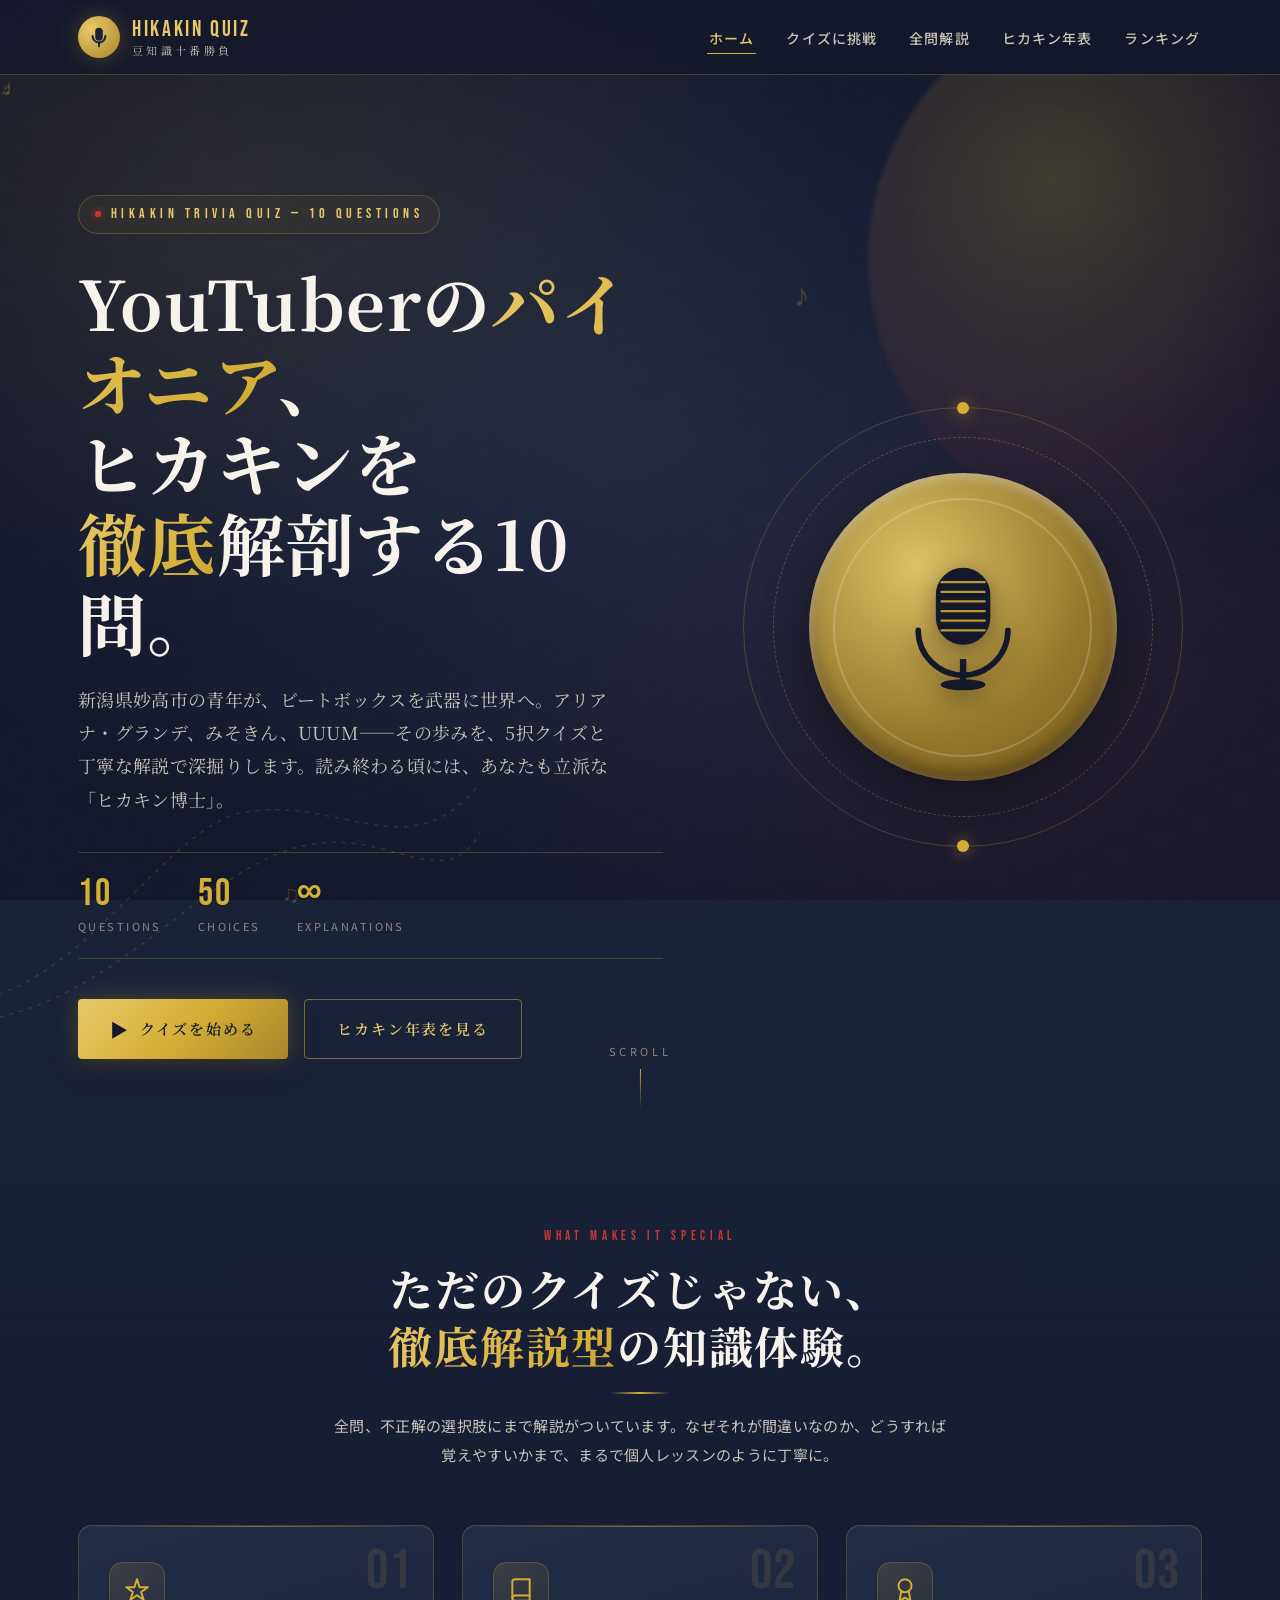
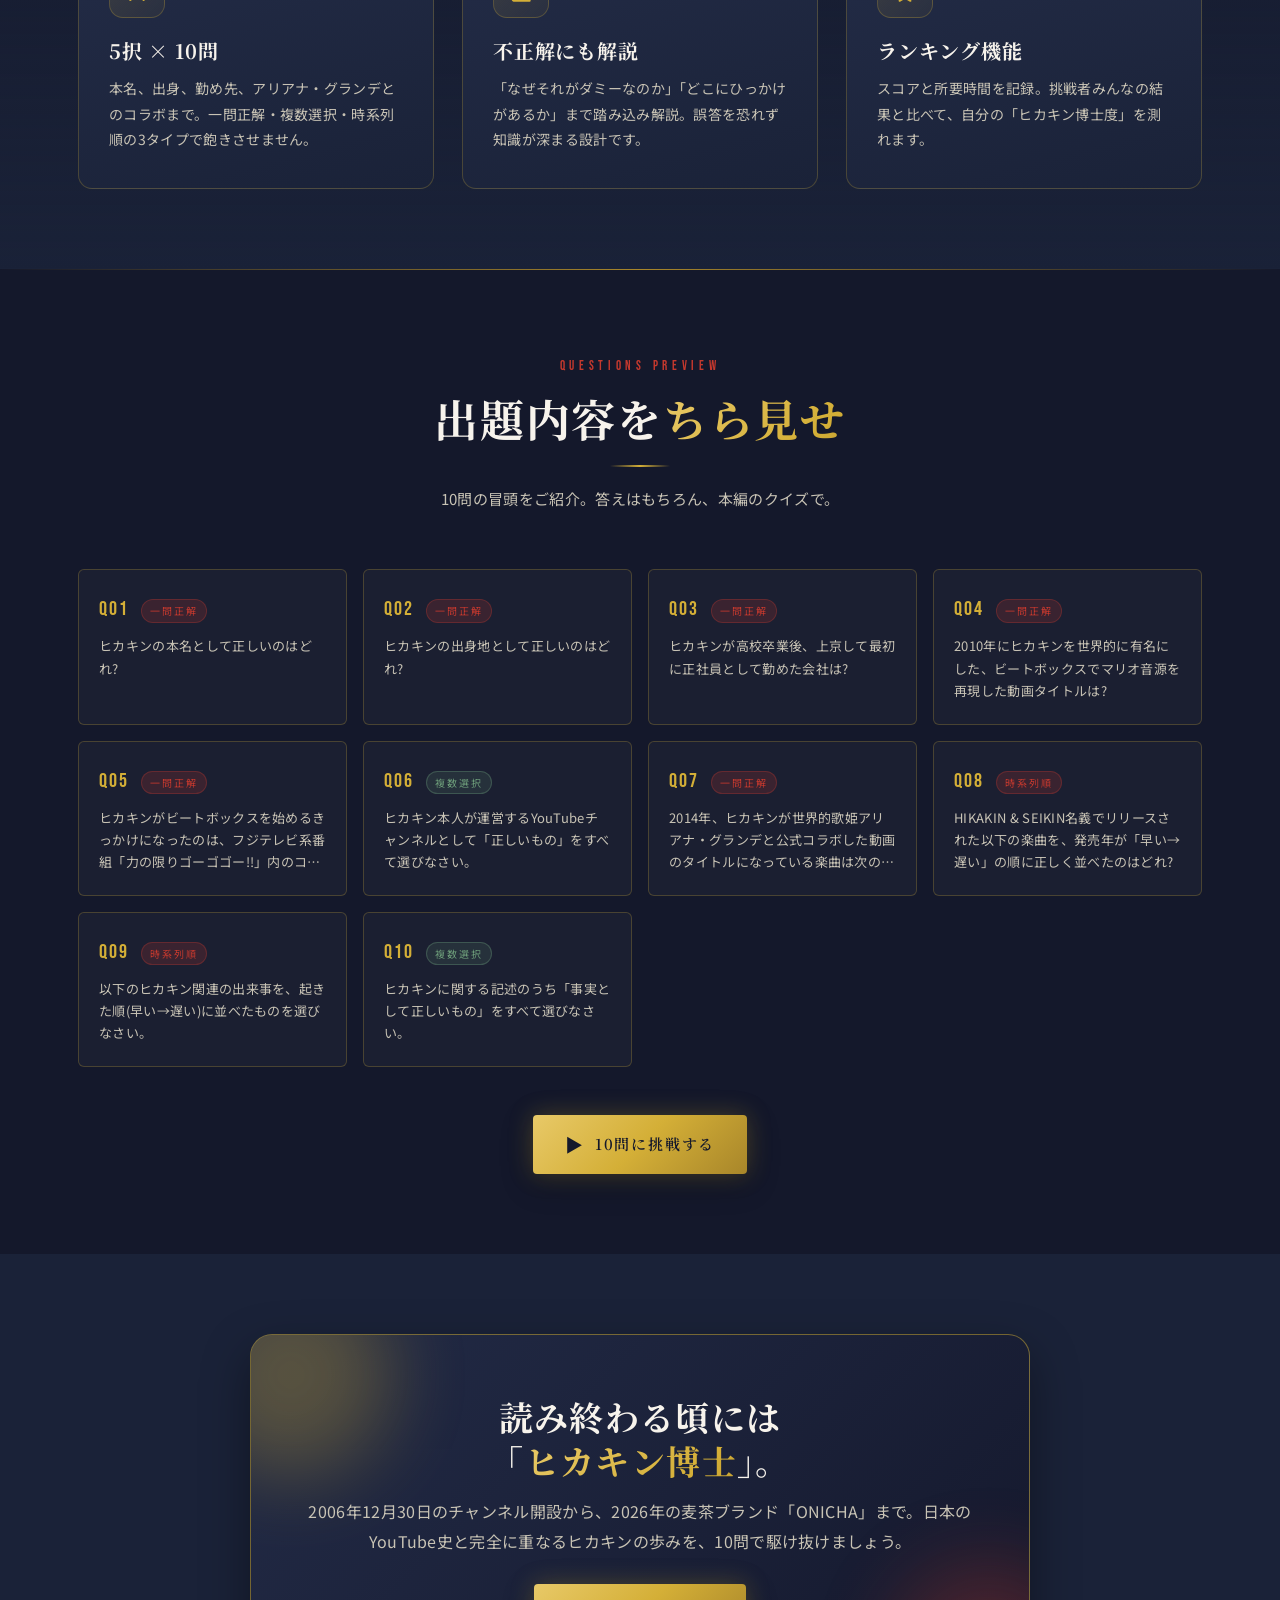
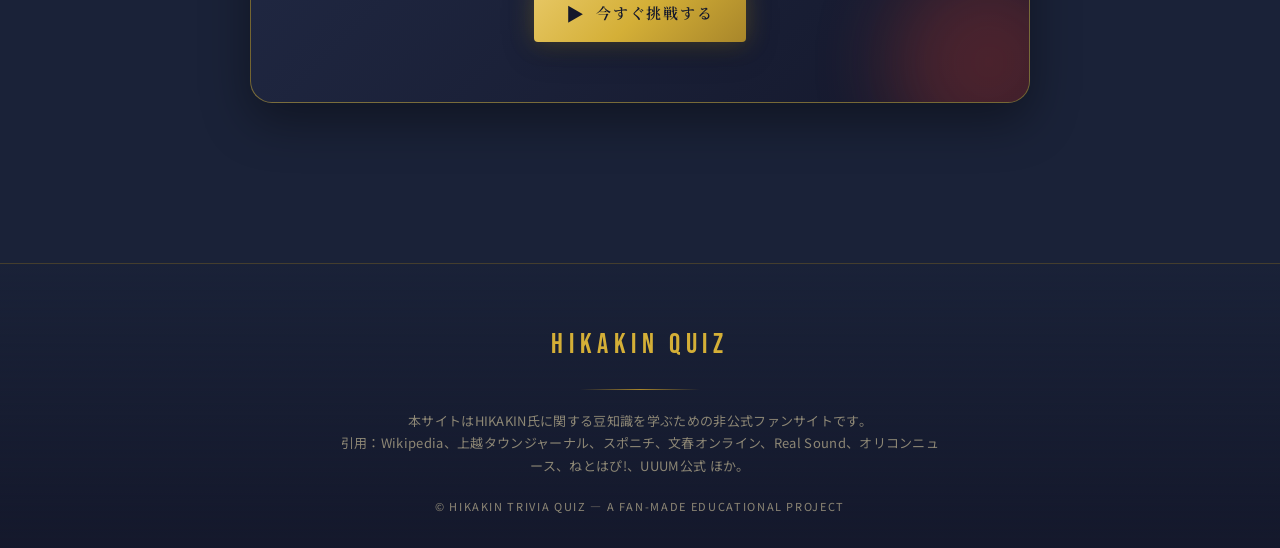
<file: index.html>
<!DOCTYPE html>
<html lang="ja">
<head>
<meta charset="UTF-8">
<meta name="viewport" content="width=device-width, initial-scale=1.0">
<title>HIKAKIN 豆知識クイズ｜YouTuberのパイオニアを知る10問</title>
<meta name="description" content="YouTuberのパイオニア、ヒカキン(HIKAKIN)に関する豆知識を5択クイズで掘り下げます。全10問・徹底解説付き。">

<link rel="preconnect" href="https://fonts.googleapis.com">
<link rel="preconnect" href="https://fonts.gstatic.com" crossorigin>
<link href="https://fonts.googleapis.com/css2?family=Bebas+Neue&family=Noto+Sans+JP:wght@400;500;700&family=Noto+Serif+JP:wght@400;500;700;900&display=swap" rel="stylesheet">

<link rel="stylesheet" href="css/variables.css">
<link rel="stylesheet" href="css/base.css">
<link rel="stylesheet" href="css/layout.css">
<link rel="stylesheet" href="css/hero.css">
<link rel="stylesheet" href="css/sections.css">
<link rel="stylesheet" href="css/responsive.css">
</head>
<body>

<div class="bg-pattern" aria-hidden="true"></div>

<!-- ========== HEADER ========== -->
<header class="site-header">
  <div class="container">
    <a href="index.html" class="brand">
      <span class="brand-mark" aria-hidden="true">
        <svg viewBox="0 0 24 24" fill="none" stroke="#1a2238" stroke-width="2.2" stroke-linecap="round">
          <rect x="9" y="3" width="6" height="12" rx="3" fill="#1a2238"/>
          <path d="M5 11a7 7 0 0 0 14 0"/>
          <line x1="12" y1="18" x2="12" y2="22"/>
        </svg>
      </span>
      <span class="brand-text">
        <span class="brand-name">HIKAKIN QUIZ</span>
        <span class="brand-sub">豆知識十番勝負</span>
      </span>
    </a>
    <button class="nav-toggle" aria-label="メニュー"><span></span></button>
    <nav class="site-nav">
      <ul>
        <li><a href="index.html">ホーム</a></li>
        <li><a href="quiz.html">クイズに挑戦</a></li>
        <li><a href="archive.html">全問解説</a></li>
        <li><a href="about.html">ヒカキン年表</a></li>
        <li><a href="result.html">ランキング</a></li>
      </ul>
    </nav>
  </div>
</header>

<main>

<!-- ========== HERO ========== -->
<section class="hero">
  <div class="hero-bg-decor">
    <div class="hero-sun"></div>
    <svg class="hero-trajectory" viewBox="0 0 520 280" preserveAspectRatio="none" aria-hidden="true">
      <path d="M0,250 C120,240 200,80 280,60 C380,40 450,120 520,30"/>
      <path d="M0,270 C140,260 220,140 320,100 C420,60 480,150 520,80"/>
    </svg>
    <span class="float-note">♪</span>
    <span class="float-note">♫</span>
    <span class="float-note">♩</span>
    <span class="float-note">♬</span>
  </div>

  <div class="container hero-inner">
    <div class="hero-content">
      <span class="hero-eyebrow">HIKAKIN TRIVIA QUIZ — 10 QUESTIONS</span>
      <h1 class="hero-title">
        <span class="title-row">YouTuberの<span class="gold-text">パイオニア</span>、</span>
        <span class="title-row">ヒカキンを</span>
        <span class="title-row"><span class="gold-text">徹底</span>解剖する10問。</span>
      </h1>
      <p class="hero-subtitle">
        新潟県妙高市の青年が、ビートボックスを武器に世界へ。アリアナ・グランデ、みそきん、UUUM——その歩みを、5択クイズと丁寧な解説で深掘りします。読み終わる頃には、あなたも立派な「ヒカキン博士」。
      </p>

      <div class="hero-stats">
        <div class="stat">
          <span class="stat-num">10</span>
          <span class="stat-label">QUESTIONS</span>
        </div>
        <div class="stat">
          <span class="stat-num">50</span>
          <span class="stat-label">CHOICES</span>
        </div>
        <div class="stat">
          <span class="stat-num">∞</span>
          <span class="stat-label">EXPLANATIONS</span>
        </div>
      </div>

      <div class="hero-cta">
        <a href="quiz.html" class="btn btn-primary">
          <span class="btn-icon">▶</span>
          <span>クイズを始める</span>
        </a>
        <a href="about.html" class="btn btn-ghost">
          ヒカキン年表を見る
        </a>
      </div>
    </div>

    <div class="hero-visual" aria-hidden="true">
      <div class="hero-emblem">
        <div class="emblem-ring"></div>
        <div class="emblem-ring-2"></div>
        <div class="emblem-inner">
          <svg class="emblem-mic" viewBox="0 0 100 100" fill="none">
            <rect x="34" y="14" width="32" height="46" rx="16" fill="#14182b" stroke="#14182b" stroke-width="2"/>
            <g stroke="#d4af37" stroke-width="1.4" opacity="0.85">
              <line x1="36" y1="22" x2="64" y2="22"/>
              <line x1="36" y1="28" x2="64" y2="28"/>
              <line x1="36" y1="34" x2="64" y2="34"/>
              <line x1="36" y1="40" x2="64" y2="40"/>
              <line x1="36" y1="46" x2="64" y2="46"/>
              <line x1="36" y1="52" x2="64" y2="52"/>
            </g>
            <path d="M22 52 a28 28 0 0 0 56 0" stroke="#14182b" stroke-width="3.5" fill="none" stroke-linecap="round"/>
            <rect x="48" y="70" width="4" height="14" fill="#14182b"/>
            <ellipse cx="50" cy="86" rx="14" ry="3.5" fill="#14182b"/>
          </svg>
        </div>
      </div>
    </div>
  </div>

  <div class="scroll-cue">SCROLL</div>
</section>

<!-- ========== FEATURES ========== -->
<section class="features">
  <div class="container">
    <div class="section-head" data-reveal>
      <span class="section-eyebrow">WHAT MAKES IT SPECIAL</span>
      <h2 class="section-title">ただのクイズじゃない、<br><span class="gold-text">徹底解説型</span>の知識体験。</h2>
      <span class="gold-rule"></span>
      <p class="section-lead">
        全問、不正解の選択肢にまで解説がついています。なぜそれが間違いなのか、どうすれば覚えやすいかまで、まるで個人レッスンのように丁寧に。
      </p>
    </div>

    <div class="features-grid">
      <article class="feature-card" data-reveal>
        <span class="feature-num">01</span>
        <div class="feature-icon">
          <svg viewBox="0 0 24 24" fill="none" stroke="currentColor" stroke-width="1.8" stroke-linecap="round" stroke-linejoin="round">
            <path d="M12 2l2.4 7.4H22l-6.2 4.5 2.4 7.4L12 16.8 5.8 21.3l2.4-7.4L2 9.4h7.6z"/>
          </svg>
        </div>
        <h3 class="feature-title">5択 × 10問</h3>
        <p class="feature-desc">本名、出身、勤め先、アリアナ・グランデとのコラボまで。一問正解・複数選択・時系列順の3タイプで飽きさせません。</p>
      </article>

      <article class="feature-card" data-reveal>
        <span class="feature-num">02</span>
        <div class="feature-icon">
          <svg viewBox="0 0 24 24" fill="none" stroke="currentColor" stroke-width="1.8" stroke-linecap="round" stroke-linejoin="round">
            <path d="M4 19.5A2.5 2.5 0 0 1 6.5 17H20"/>
            <path d="M6.5 2H20v20H6.5A2.5 2.5 0 0 1 4 19.5v-15A2.5 2.5 0 0 1 6.5 2z"/>
          </svg>
        </div>
        <h3 class="feature-title">不正解にも解説</h3>
        <p class="feature-desc">「なぜそれがダミーなのか」「どこにひっかけがあるか」まで踏み込み解説。誤答を恐れず知識が深まる設計です。</p>
      </article>

      <article class="feature-card" data-reveal>
        <span class="feature-num">03</span>
        <div class="feature-icon">
          <svg viewBox="0 0 24 24" fill="none" stroke="currentColor" stroke-width="1.8" stroke-linecap="round" stroke-linejoin="round">
            <circle cx="12" cy="8" r="6"/>
            <path d="M15.5 13L17 22l-5-3-5 3 1.5-9"/>
          </svg>
        </div>
        <h3 class="feature-title">ランキング機能</h3>
        <p class="feature-desc">スコアと所要時間を記録。挑戦者みんなの結果と比べて、自分の「ヒカキン博士度」を測れます。</p>
      </article>
    </div>
  </div>
</section>

<!-- ========== PREVIEW ========== -->
<section class="preview">
  <div class="container">
    <div class="section-head" data-reveal>
      <span class="section-eyebrow">QUESTIONS PREVIEW</span>
      <h2 class="section-title">出題内容を<span class="gold-text">ちら見せ</span></h2>
      <span class="gold-rule"></span>
      <p class="section-lead">10問の冒頭をご紹介。答えはもちろん、本編のクイズで。</p>
    </div>

    <div class="preview-list" id="preview-list"></div>

    <div style="text-align:center; margin-top: 48px;">
      <a href="quiz.html" class="btn btn-primary">
        <span class="btn-icon">▶</span>
        <span>10問に挑戦する</span>
      </a>
    </div>
  </div>
</section>

<!-- ========== CTA ========== -->
<section class="cta-banner">
  <div class="container">
    <div class="cta-card" data-reveal>
      <h2 class="cta-title">読み終わる頃には<br>「<span class="gold-text">ヒカキン博士</span>」。</h2>
      <p class="cta-desc">
        2006年12月30日のチャンネル開設から、2026年の麦茶ブランド「ONICHA」まで。日本のYouTube史と完全に重なるヒカキンの歩みを、10問で駆け抜けましょう。
      </p>
      <a href="quiz.html" class="btn btn-primary">
        <span class="btn-icon">▶</span>
        <span>今すぐ挑戦する</span>
      </a>
    </div>
  </div>
</section>

</main>

<!-- ========== FOOTER ========== -->
<footer class="site-footer">
  <div class="container footer-inner">
    <span class="footer-mark">HIKAKIN QUIZ</span>
    <div class="footer-rule"></div>
    <p class="footer-text">
      本サイトはHIKAKIN氏に関する豆知識を学ぶための非公式ファンサイトです。<br>
      引用：Wikipedia、上越タウンジャーナル、スポニチ、文春オンライン、Real Sound、オリコンニュース、ねとはぴ!、UUUM公式 ほか。
    </p>
    <p class="footer-copy">© HIKAKIN TRIVIA QUIZ — A FAN-MADE EDUCATIONAL PROJECT</p>
  </div>
</footer>

<script src="js/quiz-data.js"></script>
<script src="js/main.js"></script>
<script>
  // プレビューリストを生成
  (function() {
    const wrap = document.getElementById("preview-list");
    if (!wrap || !window.QUIZ_DATA) return;
    window.QUIZ_DATA.forEach(q => {
      const item = document.createElement("div");
      item.className = "preview-item";
      item.setAttribute("data-reveal", "");
      const tagCls = q.type === "multiple" ? "preview-tag tag-multi" : "preview-tag";
      const tagText = q.typeLabel;
      // 質問本文は最初の60文字程度に切る（情報損失を避けるため、フル文章はクイズページで提示）
      const t = q.question;
      item.innerHTML = `
        <span class="preview-num">Q${String(q.number).padStart(2,"0")}</span>
        <span class="${tagCls}">${tagText}</span>
        <p class="preview-text">${t}</p>
      `;
      wrap.appendChild(item);
    });
    // observer 再観測
    const io = new IntersectionObserver((entries) => {
      entries.forEach(e => {
        if (e.isIntersecting) { e.target.classList.add("is-visible"); io.unobserve(e.target); }
      });
    }, { threshold: 0.15 });
    document.querySelectorAll(".preview-item[data-reveal]").forEach(el => io.observe(el));
  })();
</script>

<style>
[data-reveal] { opacity: 0; transform: translateY(28px); transition: opacity .9s var(--ease-out), transform .9s var(--ease-out); }
[data-reveal].is-visible { opacity: 1; transform: translateY(0); }
</style>

</body>
</html>
</file>
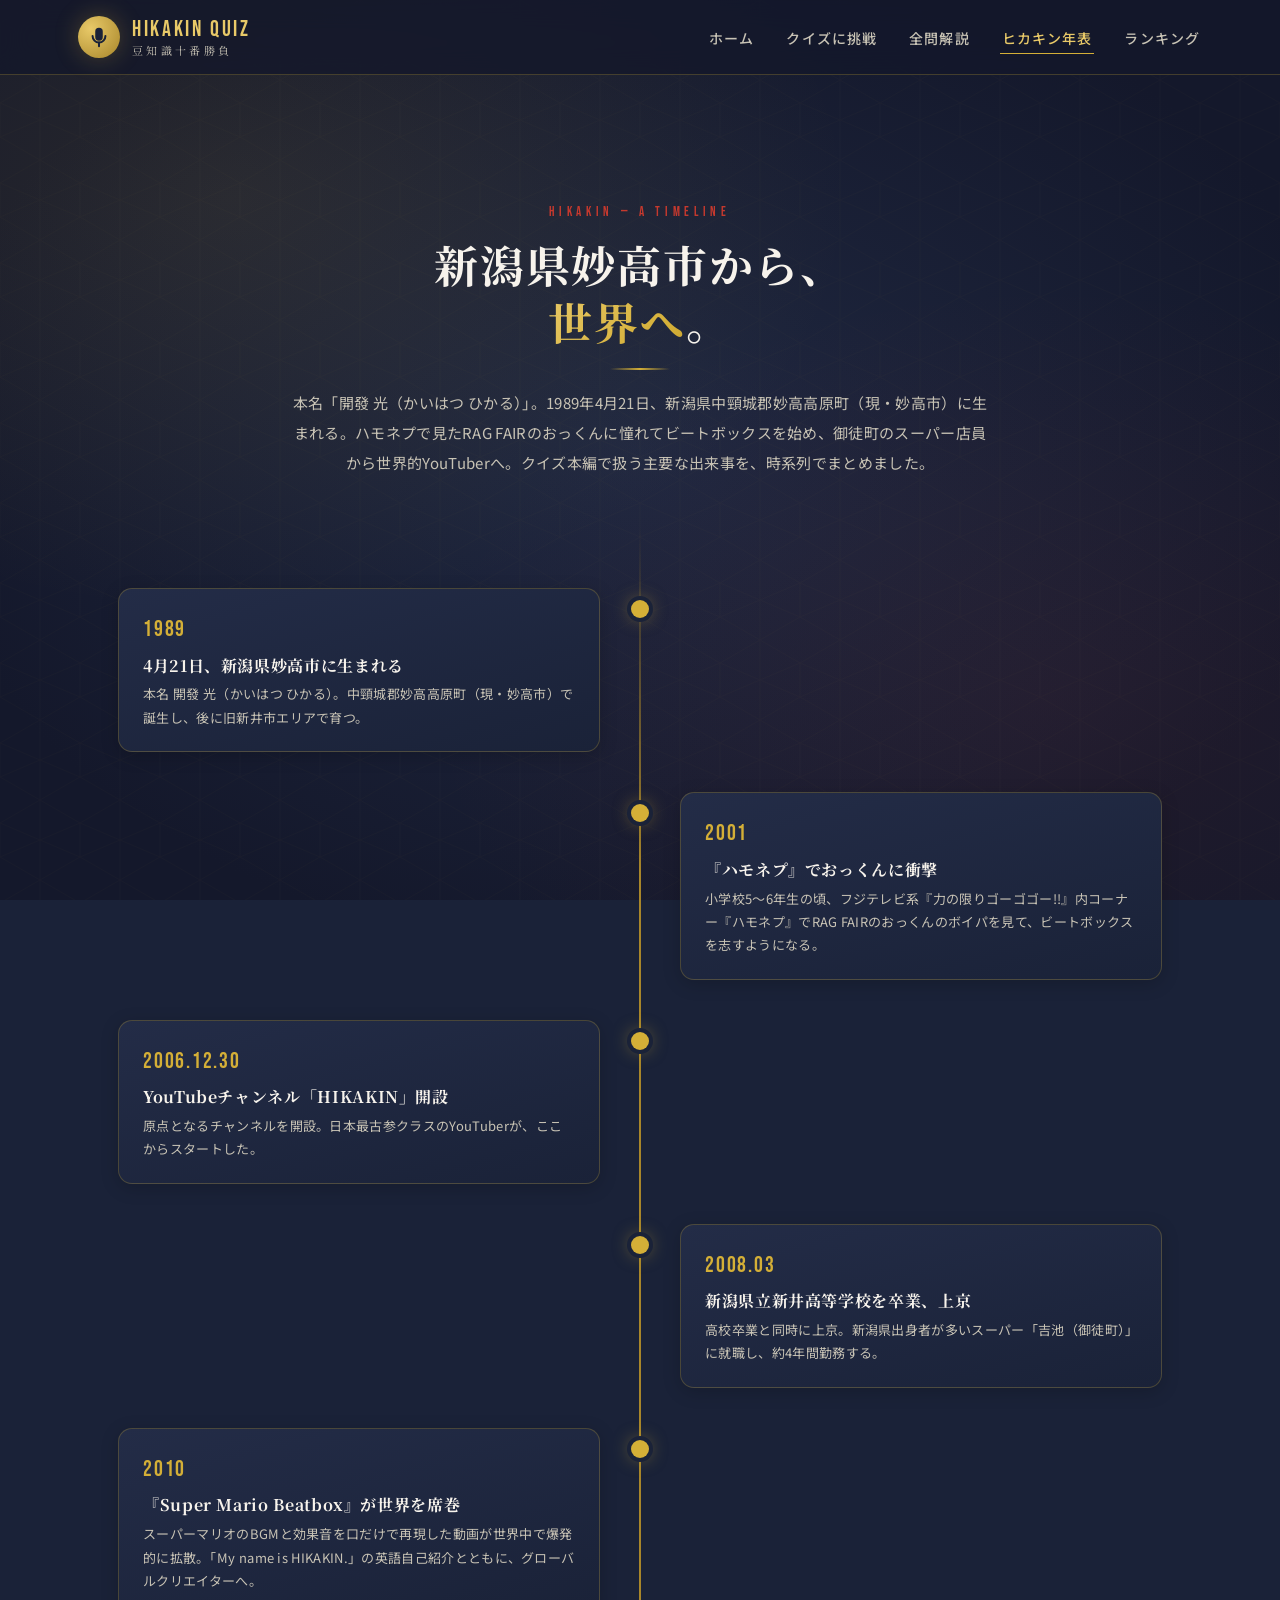
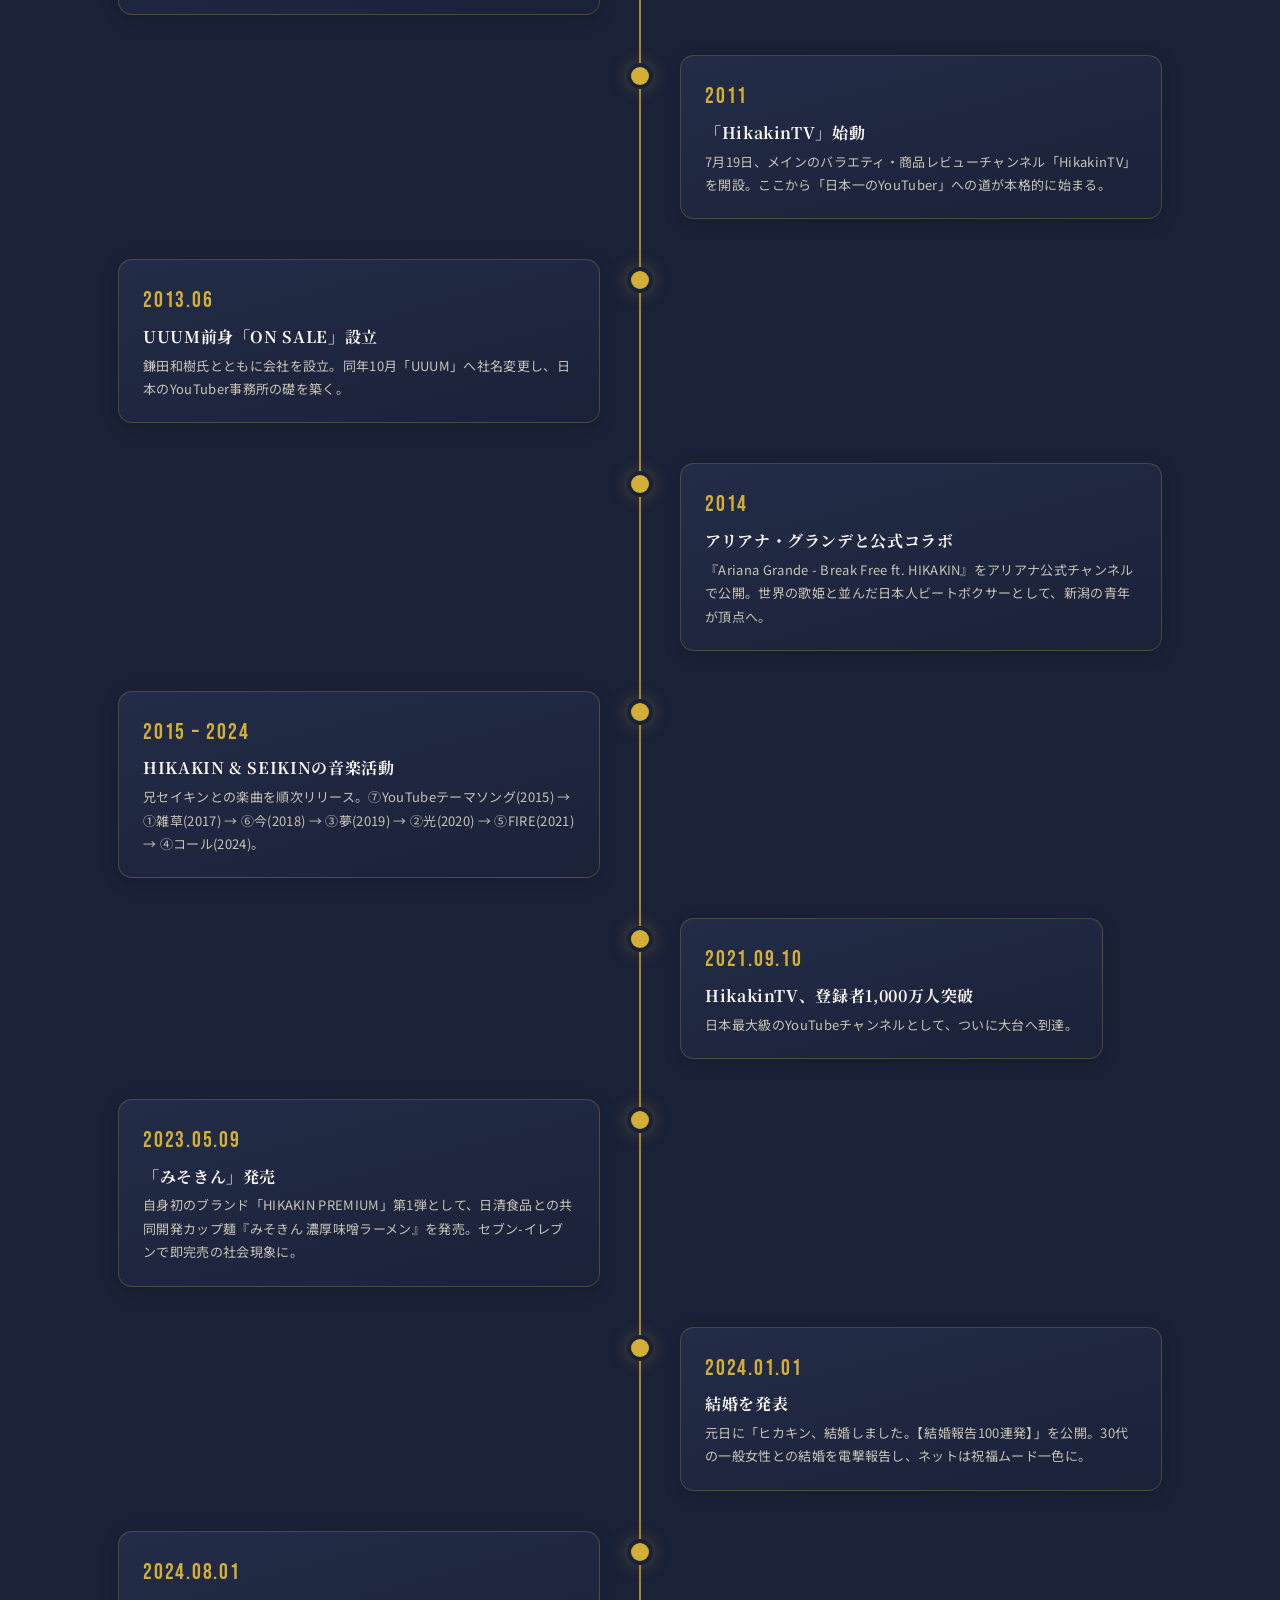
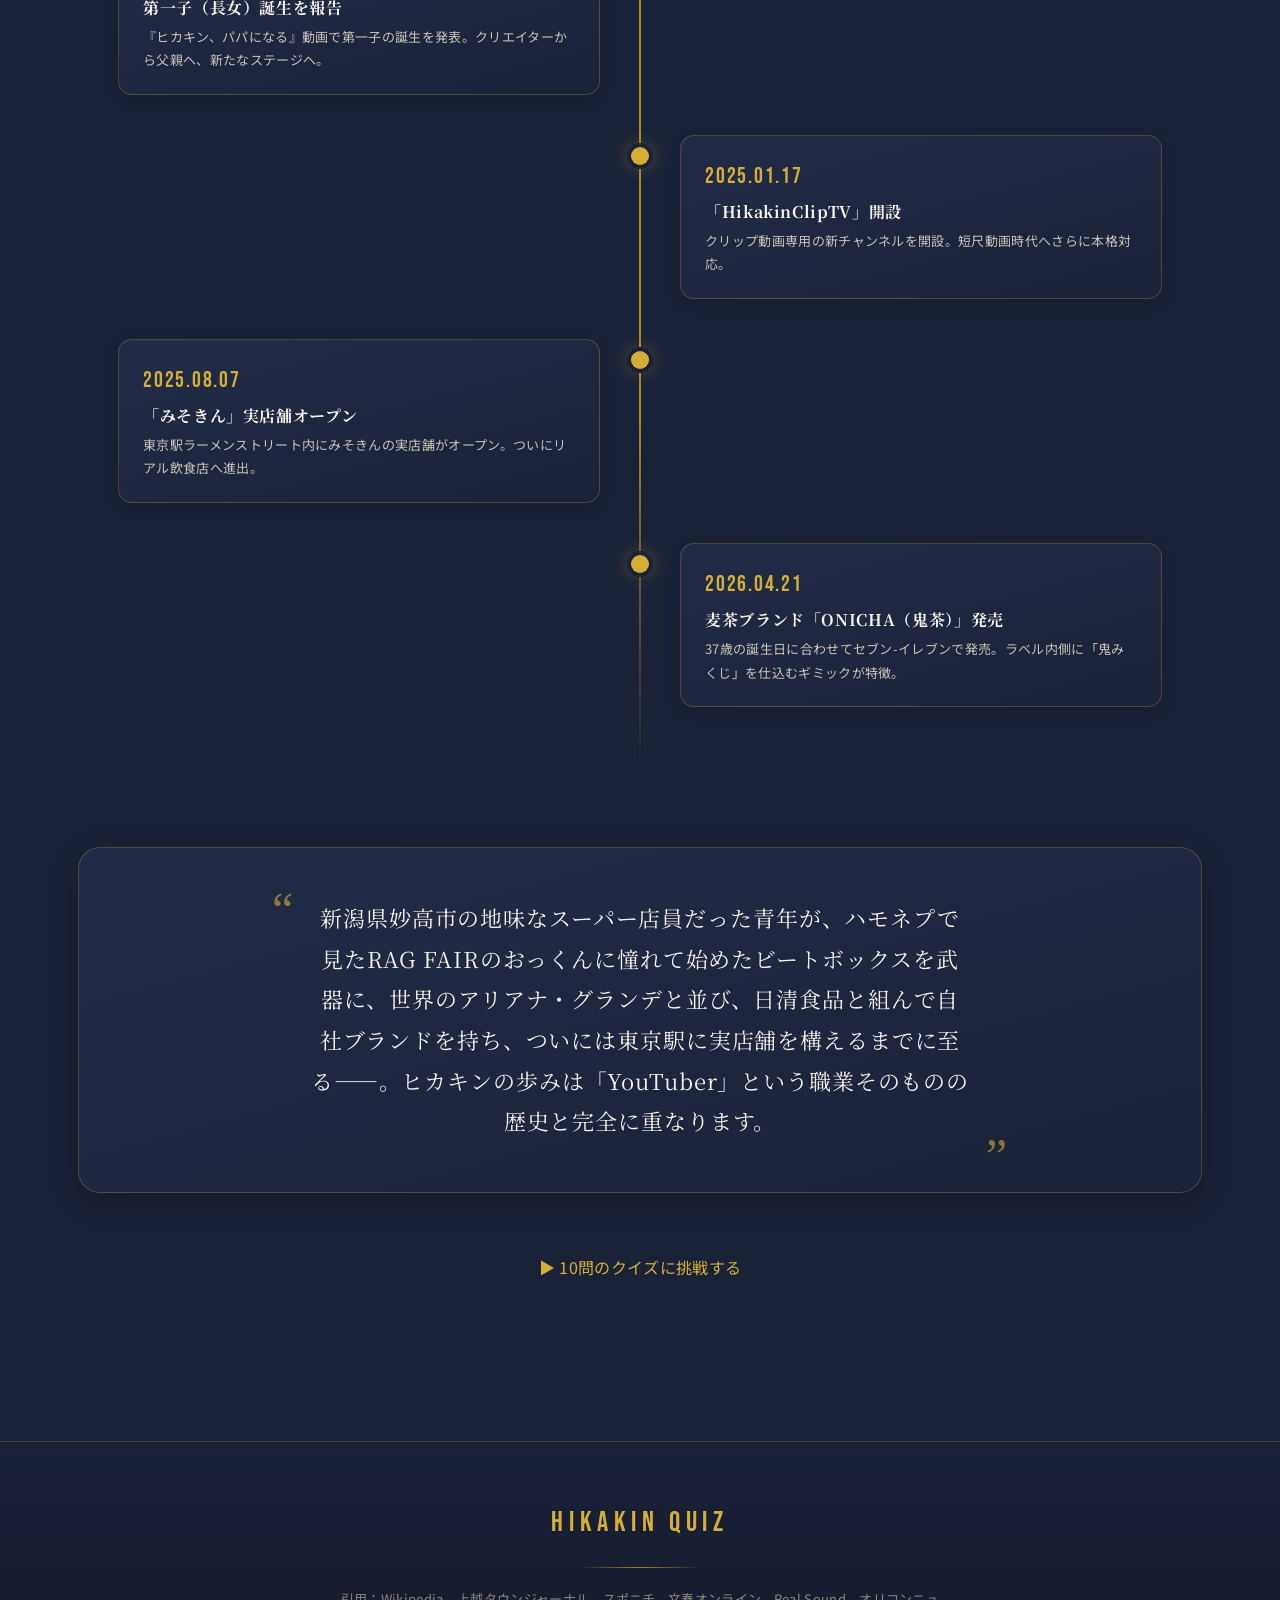
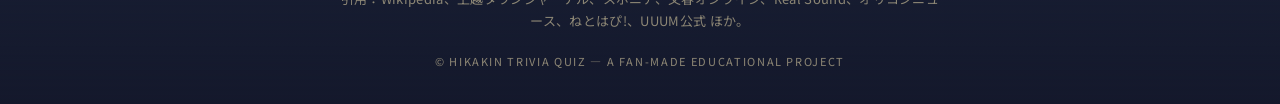
<file: about.html>
<!DOCTYPE html>
<html lang="ja">
<head>
<meta charset="UTF-8">
<meta name="viewport" content="width=device-width, initial-scale=1.0">
<title>ヒカキン年表｜HIKAKIN 豆知識クイズ</title>
<meta name="description" content="ヒカキンの歩みを時系列でたどる年表。クイズ本編で扱う出来事をビジュアルで把握できます。">

<link rel="preconnect" href="https://fonts.googleapis.com">
<link rel="preconnect" href="https://fonts.gstatic.com" crossorigin>
<link href="https://fonts.googleapis.com/css2?family=Bebas+Neue&family=Noto+Sans+JP:wght@400;500;700&family=Noto+Serif+JP:wght@400;500;700;900&display=swap" rel="stylesheet">

<link rel="stylesheet" href="css/variables.css">
<link rel="stylesheet" href="css/base.css">
<link rel="stylesheet" href="css/layout.css">
<link rel="stylesheet" href="css/sections.css">
<link rel="stylesheet" href="css/result.css">
<link rel="stylesheet" href="css/responsive.css">

<style>
  .about-page { padding: 120px 0 80px; }
  .about-intro {
    text-align: center;
    margin-bottom: 50px;
  }
  .about-intro p {
    color: var(--color-text-secondary);
    max-width: 700px;
    margin: 18px auto 0;
    line-height: 2;
    font-size: 15px;
  }
  .about-quotes {
    margin-top: 80px;
    padding: 50px 40px;
    background: linear-gradient(165deg, var(--color-bg-elevated), var(--color-bg-base));
    border: 1px solid var(--color-border);
    border-radius: var(--radius-lg);
    box-shadow: var(--shadow-medium);
    text-align: center;
  }
  .about-quote {
    font-family: var(--font-serif);
    font-size: clamp(18px, 2.4vw, 22px);
    line-height: 1.85;
    color: var(--color-text-primary);
    max-width: 720px;
    margin: 0 auto;
    letter-spacing: 0.04em;
    position: relative;
    padding: 0 30px;
  }
  .about-quote::before, .about-quote::after {
    color: var(--color-gold);
    font-family: serif;
    font-size: 48px;
    line-height: 1;
    opacity: 0.6;
    position: absolute;
  }
  .about-quote::before { content: "“"; top: -12px; left: -8px; }
  .about-quote::after { content: "”"; bottom: -38px; right: -8px; }
  [data-reveal] { opacity: 0; transform: translateY(28px); transition: opacity .9s var(--ease-out), transform .9s var(--ease-out); }
  [data-reveal].is-visible { opacity: 1; transform: translateY(0); }
</style>
</head>
<body>

<div class="bg-pattern" aria-hidden="true"></div>

<header class="site-header">
  <div class="container">
    <a href="index.html" class="brand">
      <span class="brand-mark" aria-hidden="true">
        <svg viewBox="0 0 24 24" fill="none" stroke="#1a2238" stroke-width="2.2" stroke-linecap="round">
          <rect x="9" y="3" width="6" height="12" rx="3" fill="#1a2238"/>
          <path d="M5 11a7 7 0 0 0 14 0"/>
          <line x1="12" y1="18" x2="12" y2="22"/>
        </svg>
      </span>
      <span class="brand-text">
        <span class="brand-name">HIKAKIN QUIZ</span>
        <span class="brand-sub">豆知識十番勝負</span>
      </span>
    </a>
    <button class="nav-toggle" aria-label="メニュー"><span></span></button>
    <nav class="site-nav">
      <ul>
        <li><a href="index.html">ホーム</a></li>
        <li><a href="quiz.html">クイズに挑戦</a></li>
        <li><a href="archive.html">全問解説</a></li>
        <li><a href="about.html">ヒカキン年表</a></li>
        <li><a href="result.html">ランキング</a></li>
      </ul>
    </nav>
  </div>
</header>

<main class="about-page">
  <div class="container">

    <div class="about-intro" data-reveal>
      <span class="section-eyebrow">HIKAKIN — A TIMELINE</span>
      <h1 class="section-title">新潟県妙高市から、<br><span class="gold-text">世界へ</span>。</h1>
      <span class="gold-rule"></span>
      <p>
        本名「開發 光（かいはつ ひかる）」。1989年4月21日、新潟県中頸城郡妙高高原町（現・妙高市）に生まれる。ハモネプで見たRAG FAIRのおっくんに憧れてビートボックスを始め、御徒町のスーパー店員から世界的YouTuberへ。クイズ本編で扱う主要な出来事を、時系列でまとめました。
      </p>
    </div>

    <section class="timeline">
      <article class="timeline-item">
        <span class="timeline-dot"></span>
        <div class="timeline-card">
          <span class="timeline-year">1989</span>
          <h3 class="timeline-title">4月21日、新潟県妙高市に生まれる</h3>
          <p class="timeline-desc">本名 開發 光（かいはつ ひかる）。中頸城郡妙高高原町（現・妙高市）で誕生し、後に旧新井市エリアで育つ。</p>
        </div>
      </article>

      <article class="timeline-item">
        <span class="timeline-dot"></span>
        <div class="timeline-card">
          <span class="timeline-year">2001</span>
          <h3 class="timeline-title">『ハモネプ』でおっくんに衝撃</h3>
          <p class="timeline-desc">小学校5〜6年生の頃、フジテレビ系『力の限りゴーゴゴー!!』内コーナー『ハモネプ』でRAG FAIRのおっくんのボイパを見て、ビートボックスを志すようになる。</p>
        </div>
      </article>

      <article class="timeline-item">
        <span class="timeline-dot"></span>
        <div class="timeline-card">
          <span class="timeline-year">2006.12.30</span>
          <h3 class="timeline-title">YouTubeチャンネル「HIKAKIN」開設</h3>
          <p class="timeline-desc">原点となるチャンネルを開設。日本最古参クラスのYouTuberが、ここからスタートした。</p>
        </div>
      </article>

      <article class="timeline-item">
        <span class="timeline-dot"></span>
        <div class="timeline-card">
          <span class="timeline-year">2008.03</span>
          <h3 class="timeline-title">新潟県立新井高等学校を卒業、上京</h3>
          <p class="timeline-desc">高校卒業と同時に上京。新潟県出身者が多いスーパー「吉池（御徒町）」に就職し、約4年間勤務する。</p>
        </div>
      </article>

      <article class="timeline-item">
        <span class="timeline-dot"></span>
        <div class="timeline-card">
          <span class="timeline-year">2010</span>
          <h3 class="timeline-title">『Super Mario Beatbox』が世界を席巻</h3>
          <p class="timeline-desc">スーパーマリオのBGMと効果音を口だけで再現した動画が世界中で爆発的に拡散。「My name is HIKAKIN.」の英語自己紹介とともに、グローバルクリエイターへ。</p>
        </div>
      </article>

      <article class="timeline-item">
        <span class="timeline-dot"></span>
        <div class="timeline-card">
          <span class="timeline-year">2011</span>
          <h3 class="timeline-title">「HikakinTV」始動</h3>
          <p class="timeline-desc">7月19日、メインのバラエティ・商品レビューチャンネル「HikakinTV」を開設。ここから「日本一のYouTuber」への道が本格的に始まる。</p>
        </div>
      </article>

      <article class="timeline-item">
        <span class="timeline-dot"></span>
        <div class="timeline-card">
          <span class="timeline-year">2013.06</span>
          <h3 class="timeline-title">UUUM前身「ON SALE」設立</h3>
          <p class="timeline-desc">鎌田和樹氏とともに会社を設立。同年10月「UUUM」へ社名変更し、日本のYouTuber事務所の礎を築く。</p>
        </div>
      </article>

      <article class="timeline-item">
        <span class="timeline-dot"></span>
        <div class="timeline-card">
          <span class="timeline-year">2014</span>
          <h3 class="timeline-title">アリアナ・グランデと公式コラボ</h3>
          <p class="timeline-desc">『Ariana Grande - Break Free ft. HIKAKIN』をアリアナ公式チャンネルで公開。世界の歌姫と並んだ日本人ビートボクサーとして、新潟の青年が頂点へ。</p>
        </div>
      </article>

      <article class="timeline-item">
        <span class="timeline-dot"></span>
        <div class="timeline-card">
          <span class="timeline-year">2015 – 2024</span>
          <h3 class="timeline-title">HIKAKIN & SEIKINの音楽活動</h3>
          <p class="timeline-desc">兄セイキンとの楽曲を順次リリース。⑦YouTubeテーマソング(2015) → ①雑草(2017) → ⑥今(2018) → ③夢(2019) → ②光(2020) → ⑤FIRE(2021) → ④コール(2024)。</p>
        </div>
      </article>

      <article class="timeline-item">
        <span class="timeline-dot"></span>
        <div class="timeline-card">
          <span class="timeline-year">2021.09.10</span>
          <h3 class="timeline-title">HikakinTV、登録者1,000万人突破</h3>
          <p class="timeline-desc">日本最大級のYouTubeチャンネルとして、ついに大台へ到達。</p>
        </div>
      </article>

      <article class="timeline-item">
        <span class="timeline-dot"></span>
        <div class="timeline-card">
          <span class="timeline-year">2023.05.09</span>
          <h3 class="timeline-title">「みそきん」発売</h3>
          <p class="timeline-desc">自身初のブランド「HIKAKIN PREMIUM」第1弾として、日清食品との共同開発カップ麺『みそきん 濃厚味噌ラーメン』を発売。セブン-イレブンで即完売の社会現象に。</p>
        </div>
      </article>

      <article class="timeline-item">
        <span class="timeline-dot"></span>
        <div class="timeline-card">
          <span class="timeline-year">2024.01.01</span>
          <h3 class="timeline-title">結婚を発表</h3>
          <p class="timeline-desc">元日に「ヒカキン、結婚しました。【結婚報告100連発】」を公開。30代の一般女性との結婚を電撃報告し、ネットは祝福ムード一色に。</p>
        </div>
      </article>

      <article class="timeline-item">
        <span class="timeline-dot"></span>
        <div class="timeline-card">
          <span class="timeline-year">2024.08.01</span>
          <h3 class="timeline-title">第一子（長女）誕生を報告</h3>
          <p class="timeline-desc">『ヒカキン、パパになる』動画で第一子の誕生を発表。クリエイターから父親へ、新たなステージへ。</p>
        </div>
      </article>

      <article class="timeline-item">
        <span class="timeline-dot"></span>
        <div class="timeline-card">
          <span class="timeline-year">2025.01.17</span>
          <h3 class="timeline-title">「HikakinClipTV」開設</h3>
          <p class="timeline-desc">クリップ動画専用の新チャンネルを開設。短尺動画時代へさらに本格対応。</p>
        </div>
      </article>

      <article class="timeline-item">
        <span class="timeline-dot"></span>
        <div class="timeline-card">
          <span class="timeline-year">2025.08.07</span>
          <h3 class="timeline-title">「みそきん」実店舗オープン</h3>
          <p class="timeline-desc">東京駅ラーメンストリート内にみそきんの実店舗がオープン。ついにリアル飲食店へ進出。</p>
        </div>
      </article>

      <article class="timeline-item">
        <span class="timeline-dot"></span>
        <div class="timeline-card">
          <span class="timeline-year">2026.04.21</span>
          <h3 class="timeline-title">麦茶ブランド「ONICHA（鬼茶）」発売</h3>
          <p class="timeline-desc">37歳の誕生日に合わせてセブン-イレブンで発売。ラベル内側に「鬼みくじ」を仕込むギミックが特徴。</p>
        </div>
      </article>
    </section>

    <section class="about-quotes" data-reveal>
      <p class="about-quote">
        新潟県妙高市の地味なスーパー店員だった青年が、ハモネプで見たRAG FAIRのおっくんに憧れて始めたビートボックスを武器に、世界のアリアナ・グランデと並び、日清食品と組んで自社ブランドを持ち、ついには東京駅に実店舗を構えるまでに至る——。ヒカキンの歩みは「YouTuber」という職業そのものの歴史と完全に重なります。
      </p>
    </section>

    <div style="text-align:center; margin-top: 60px;">
      <a href="quiz.html" class="btn btn-primary">
        <span class="btn-icon">▶</span>
        <span>10問のクイズに挑戦する</span>
      </a>
    </div>
  </div>
</main>

<footer class="site-footer">
  <div class="container footer-inner">
    <span class="footer-mark">HIKAKIN QUIZ</span>
    <div class="footer-rule"></div>
    <p class="footer-text">引用：Wikipedia、上越タウンジャーナル、スポニチ、文春オンライン、Real Sound、オリコンニュース、ねとはぴ!、UUUM公式 ほか。</p>
    <p class="footer-copy">© HIKAKIN TRIVIA QUIZ — A FAN-MADE EDUCATIONAL PROJECT</p>
  </div>
</footer>

<script src="js/main.js"></script>

</body>
</html>
</file>
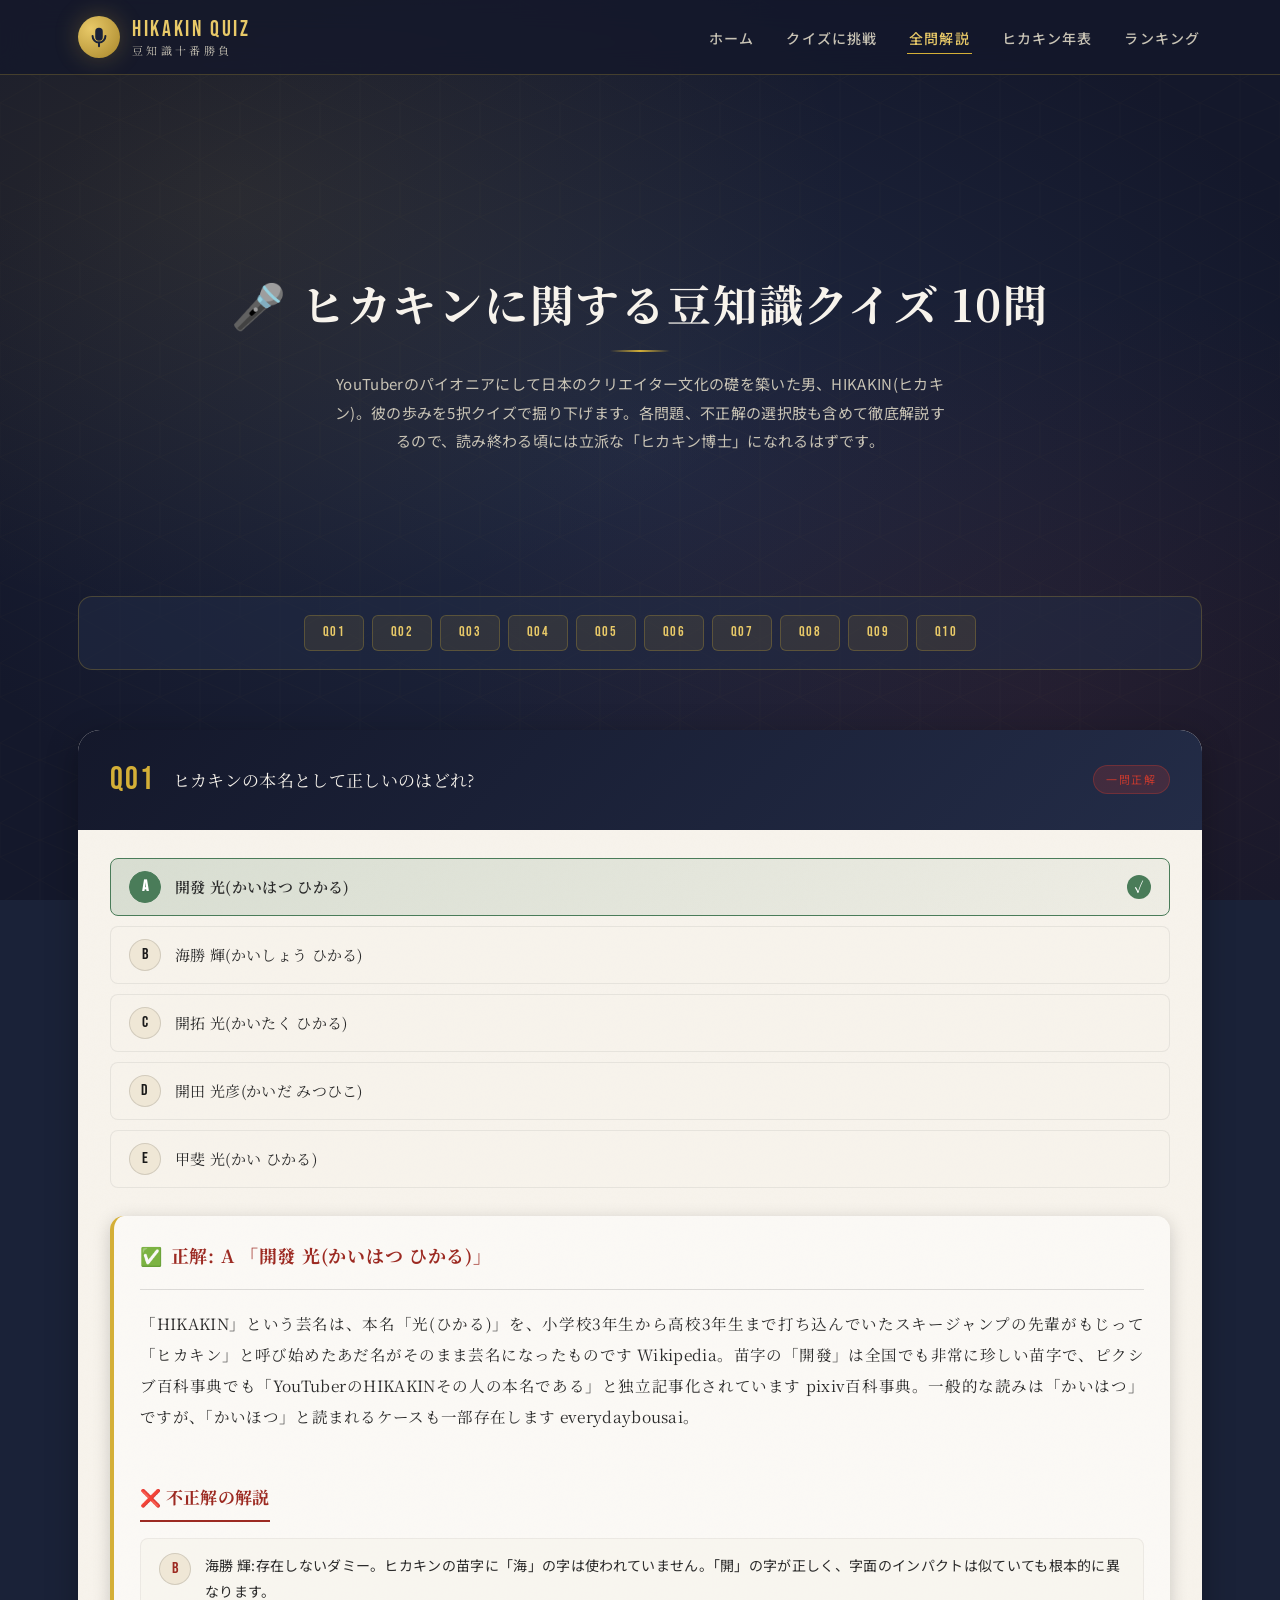
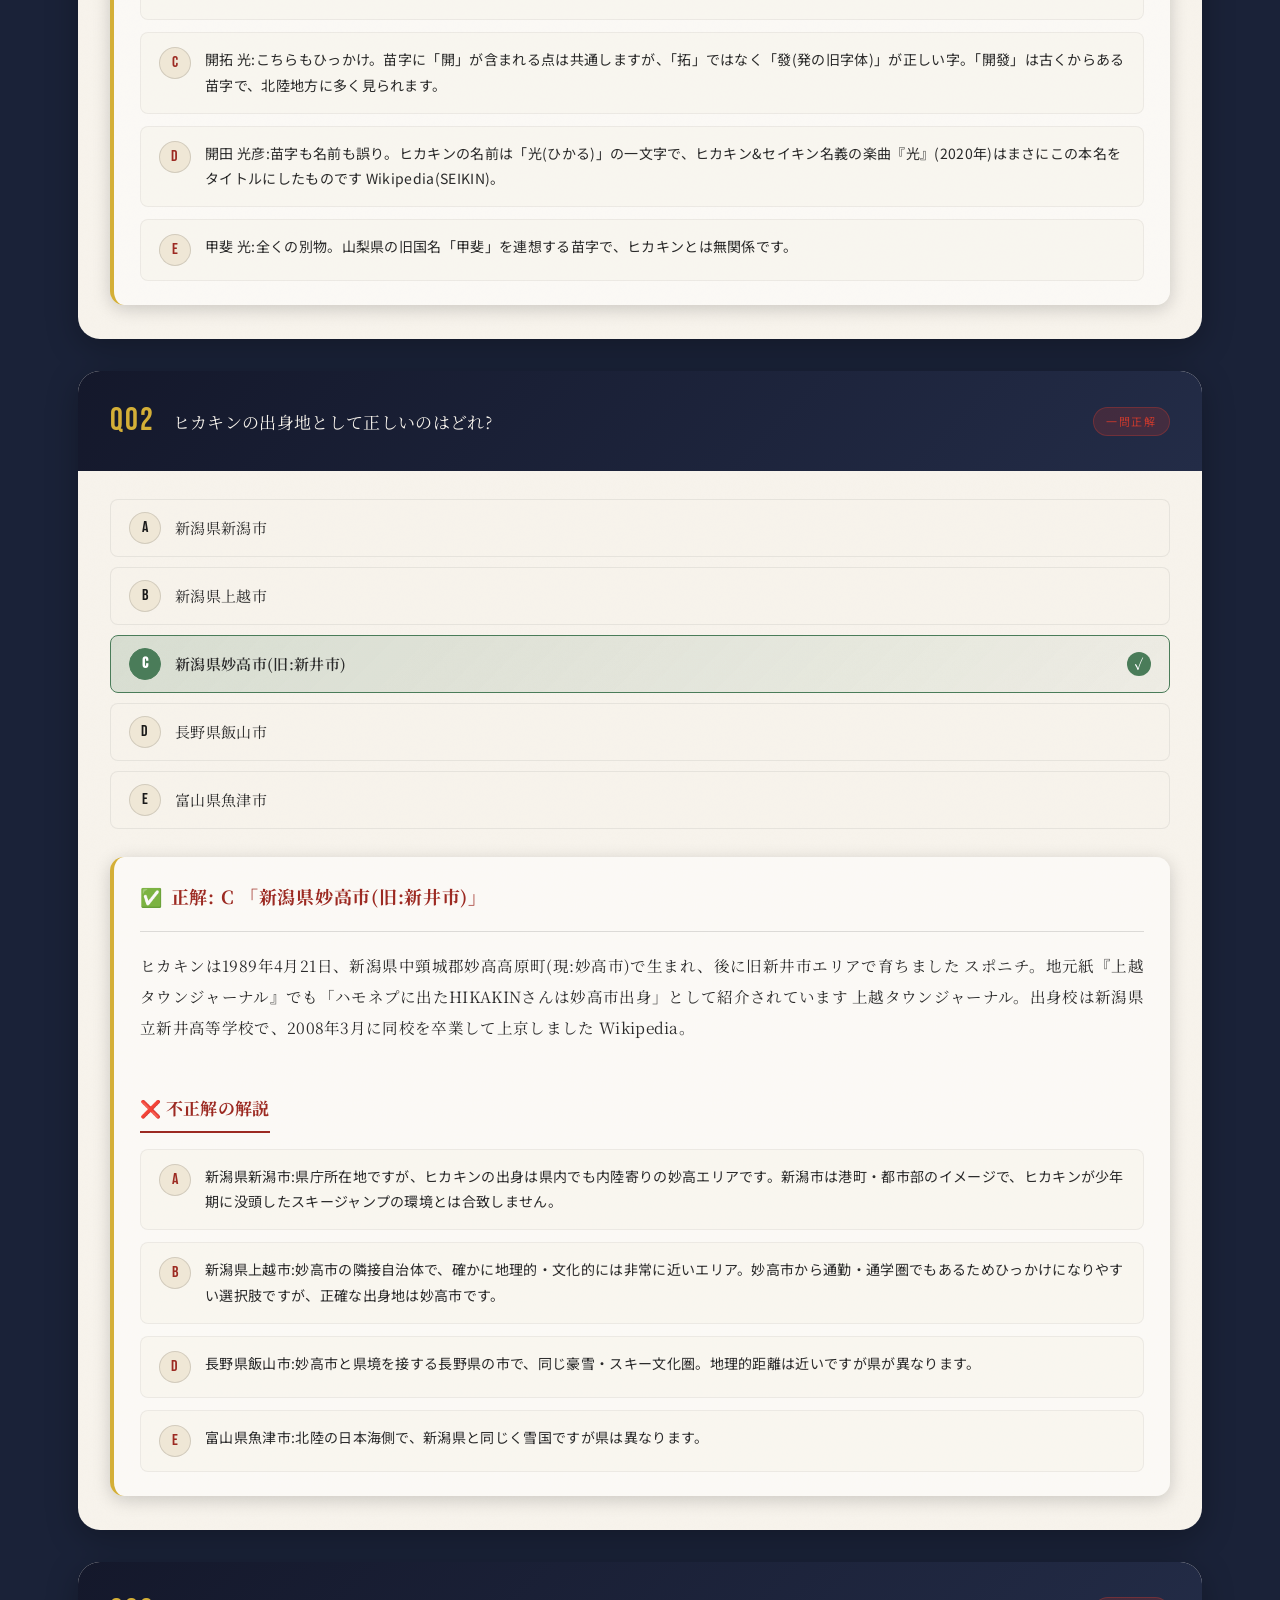
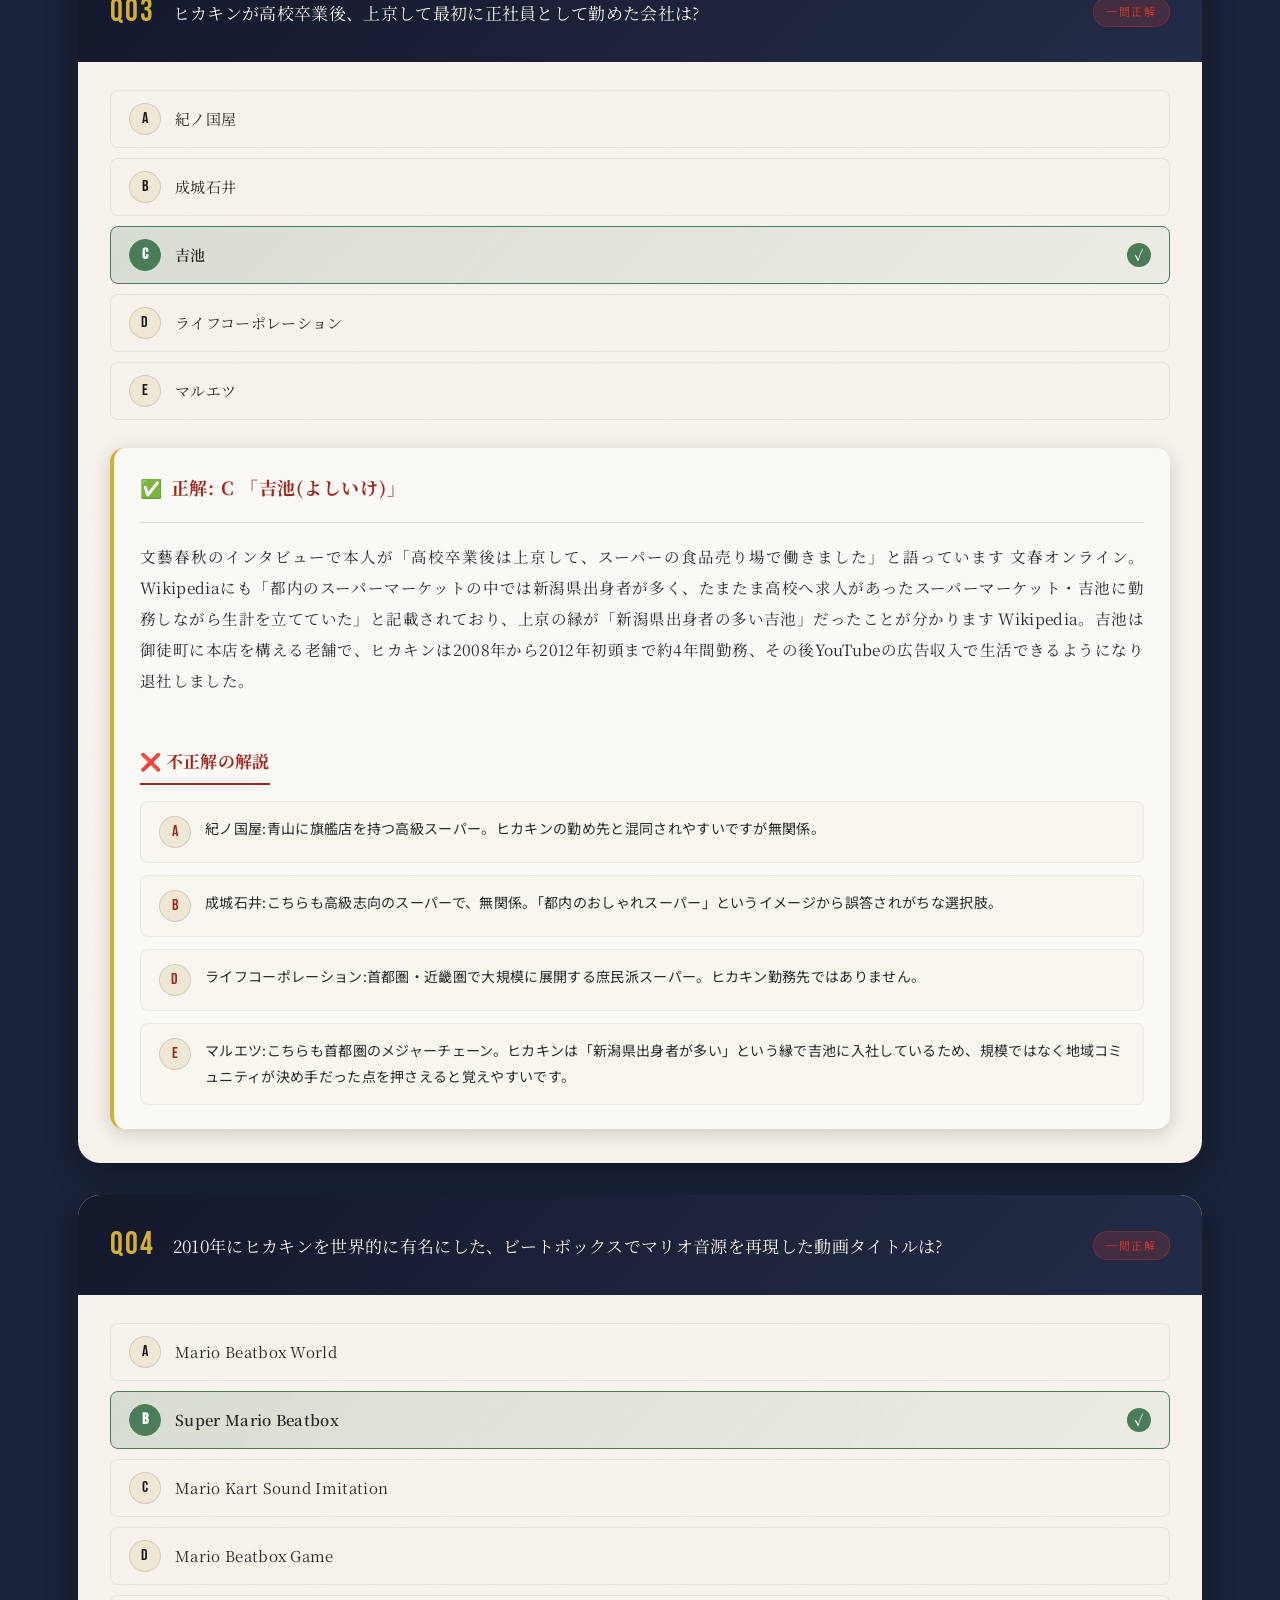
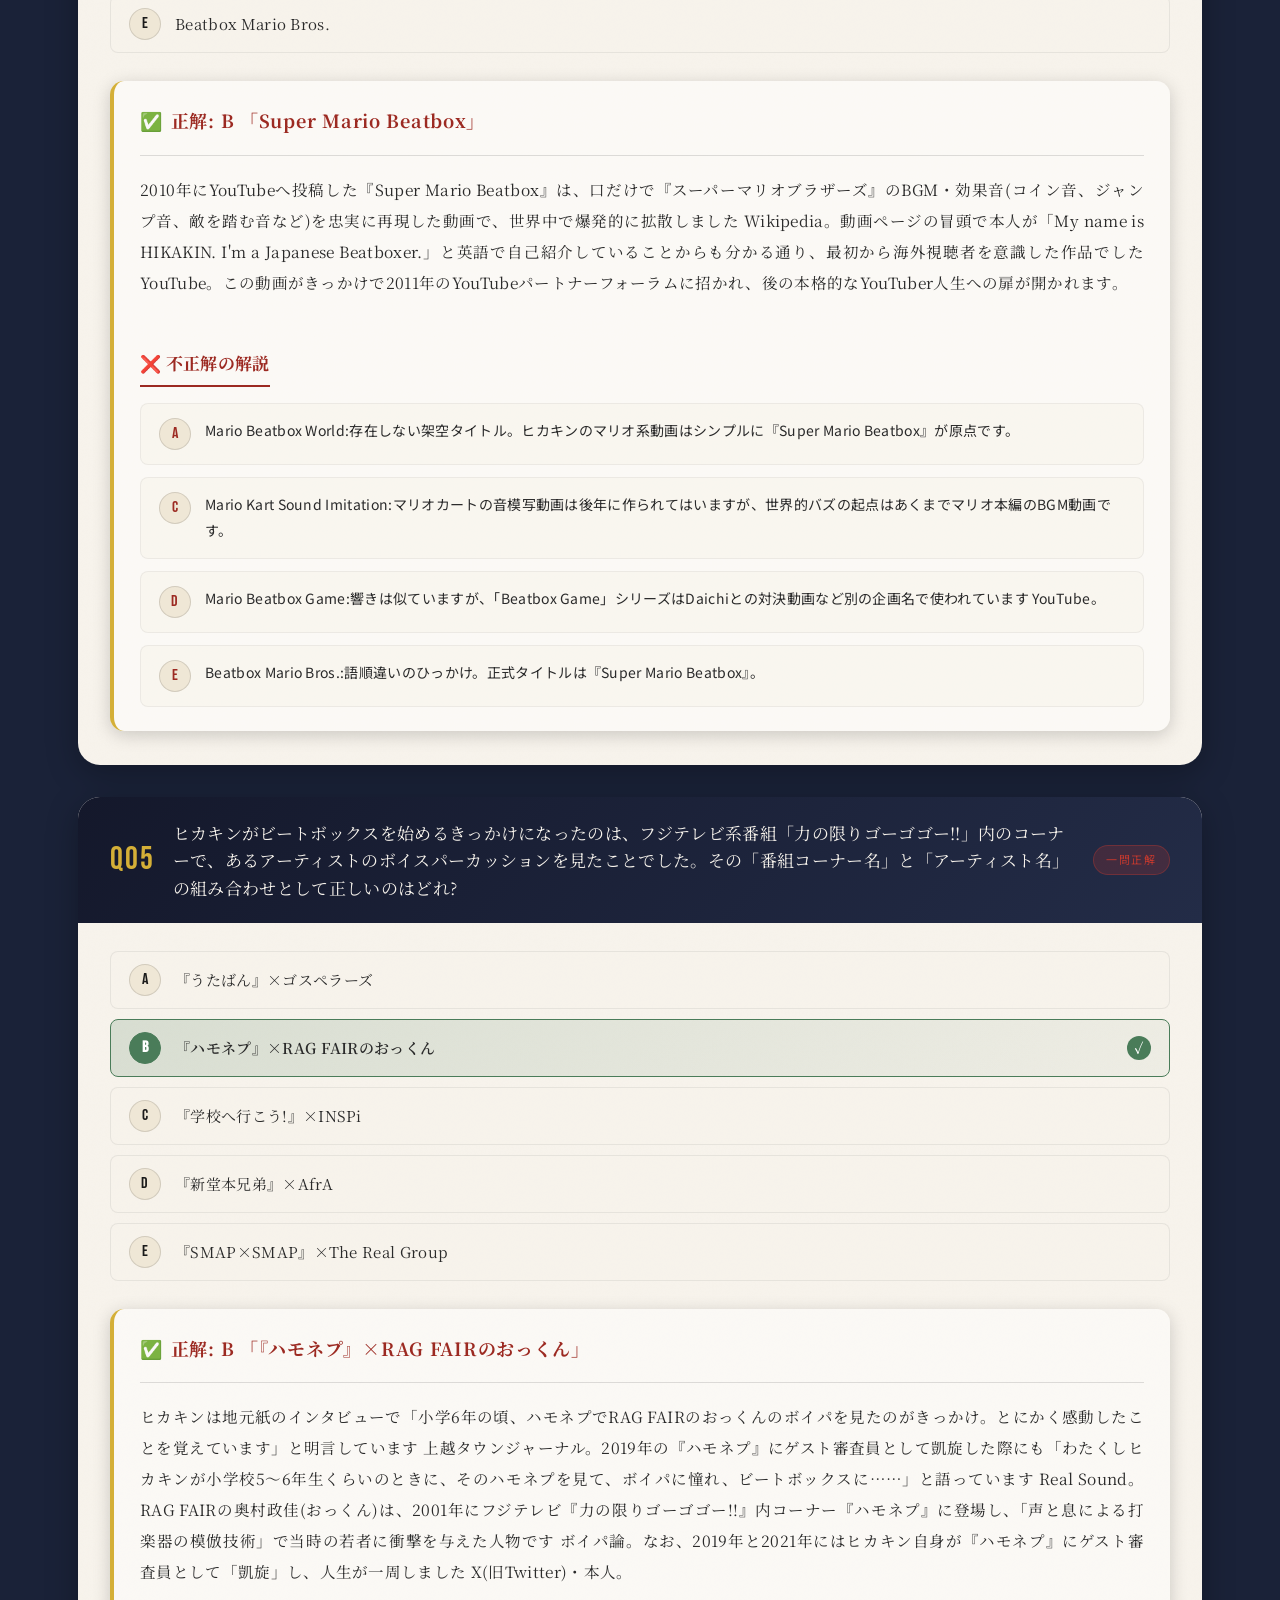
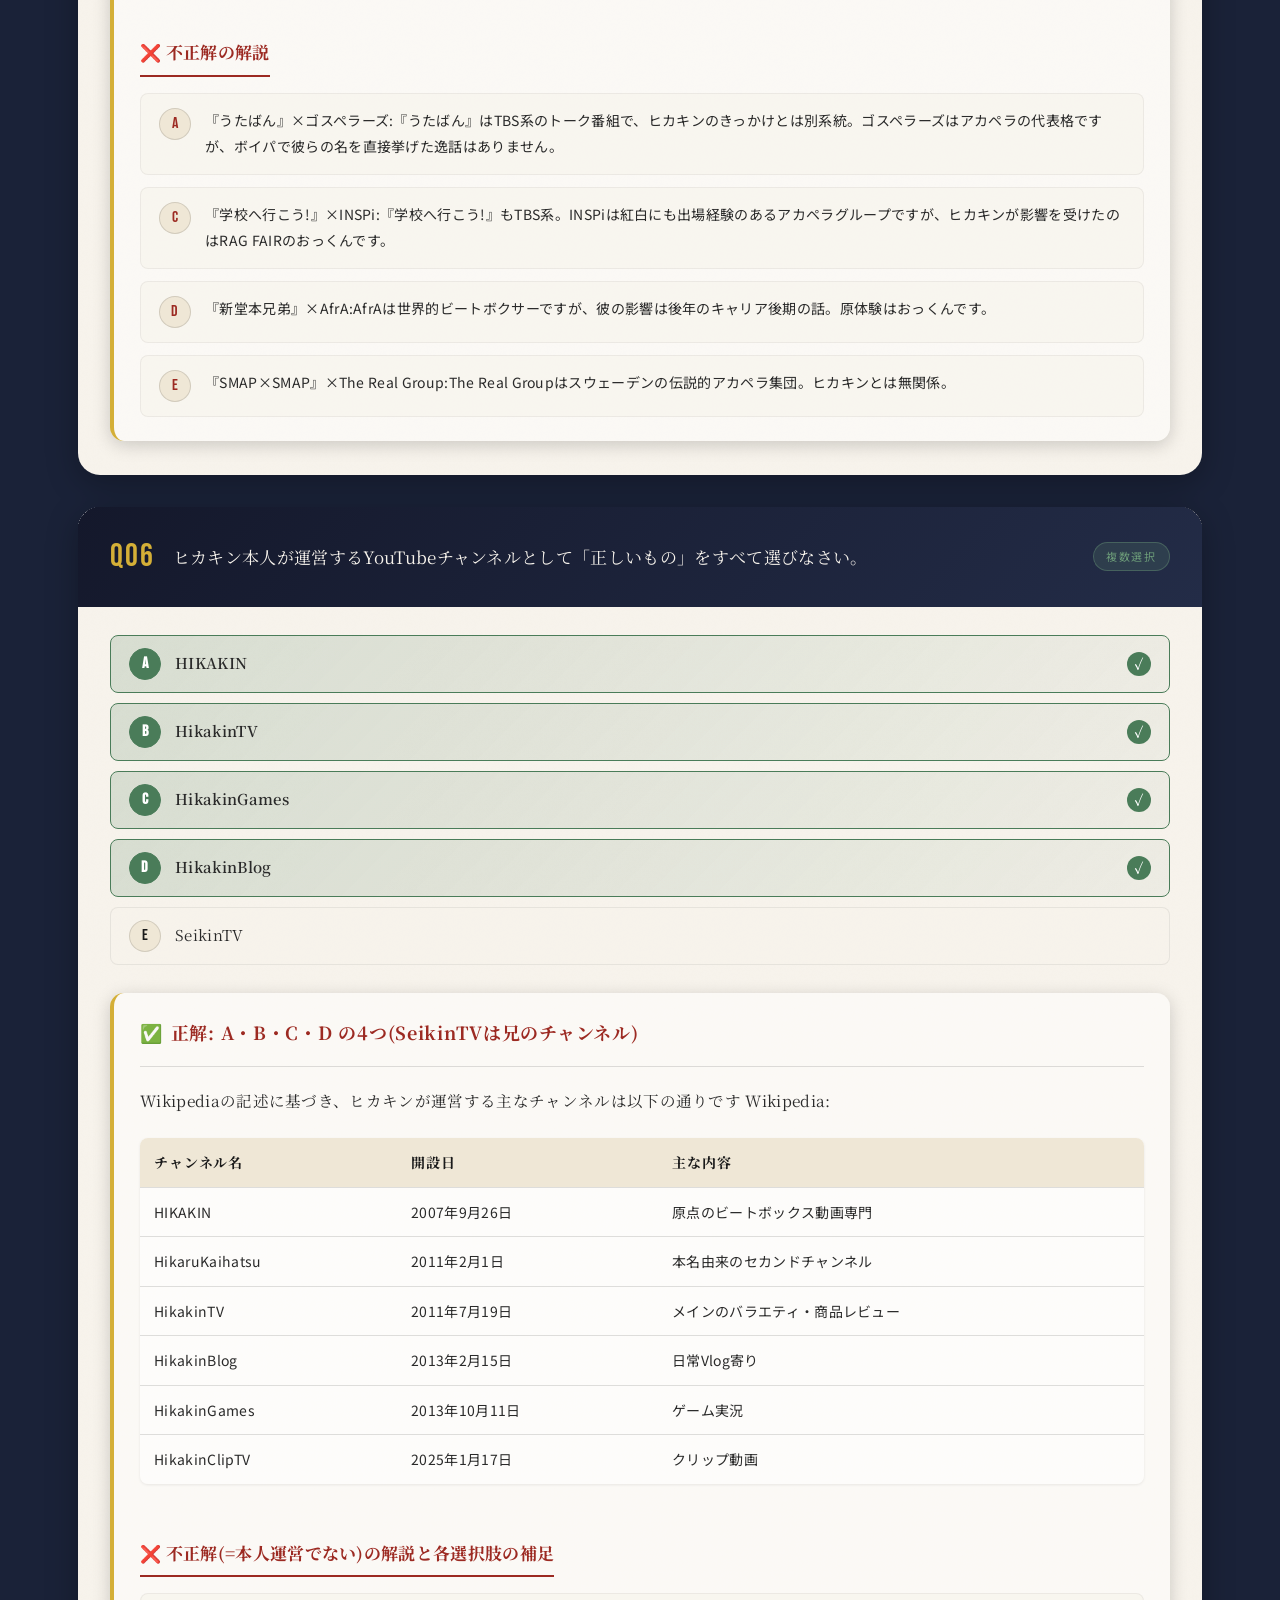
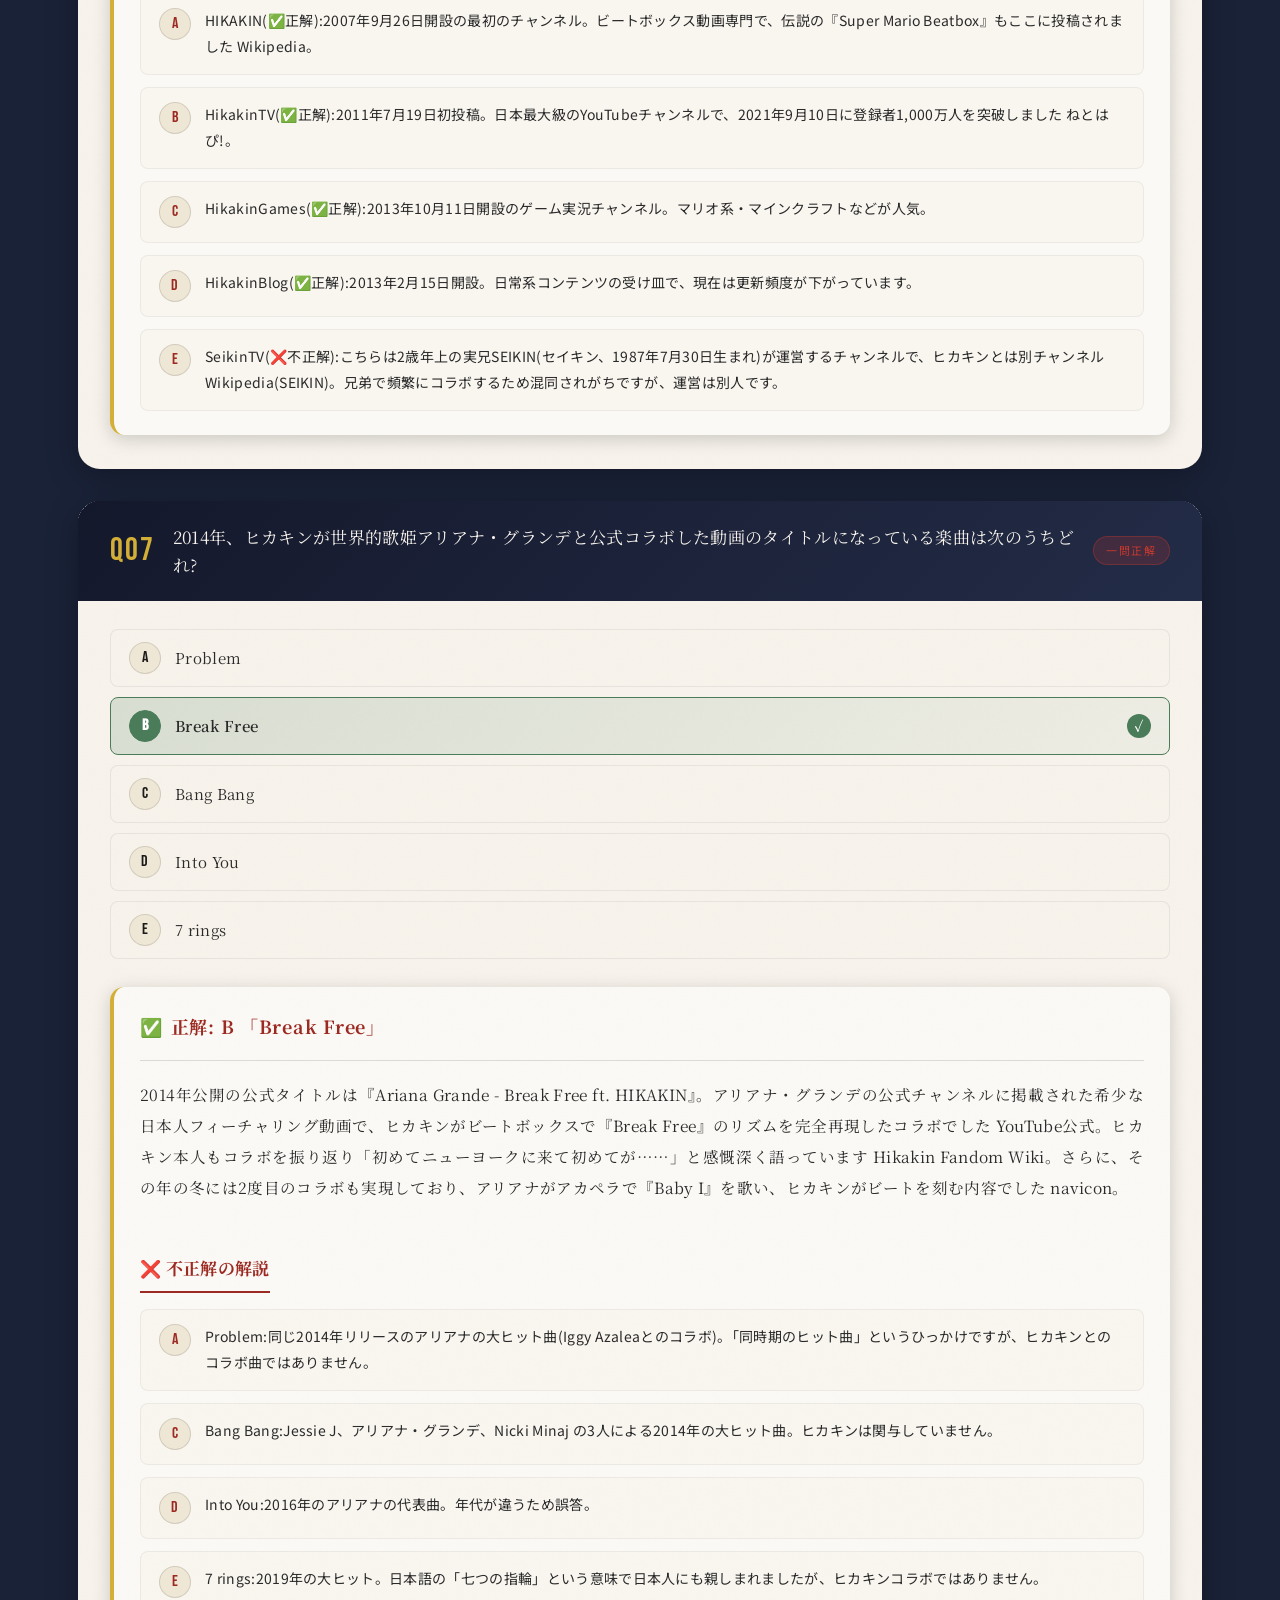
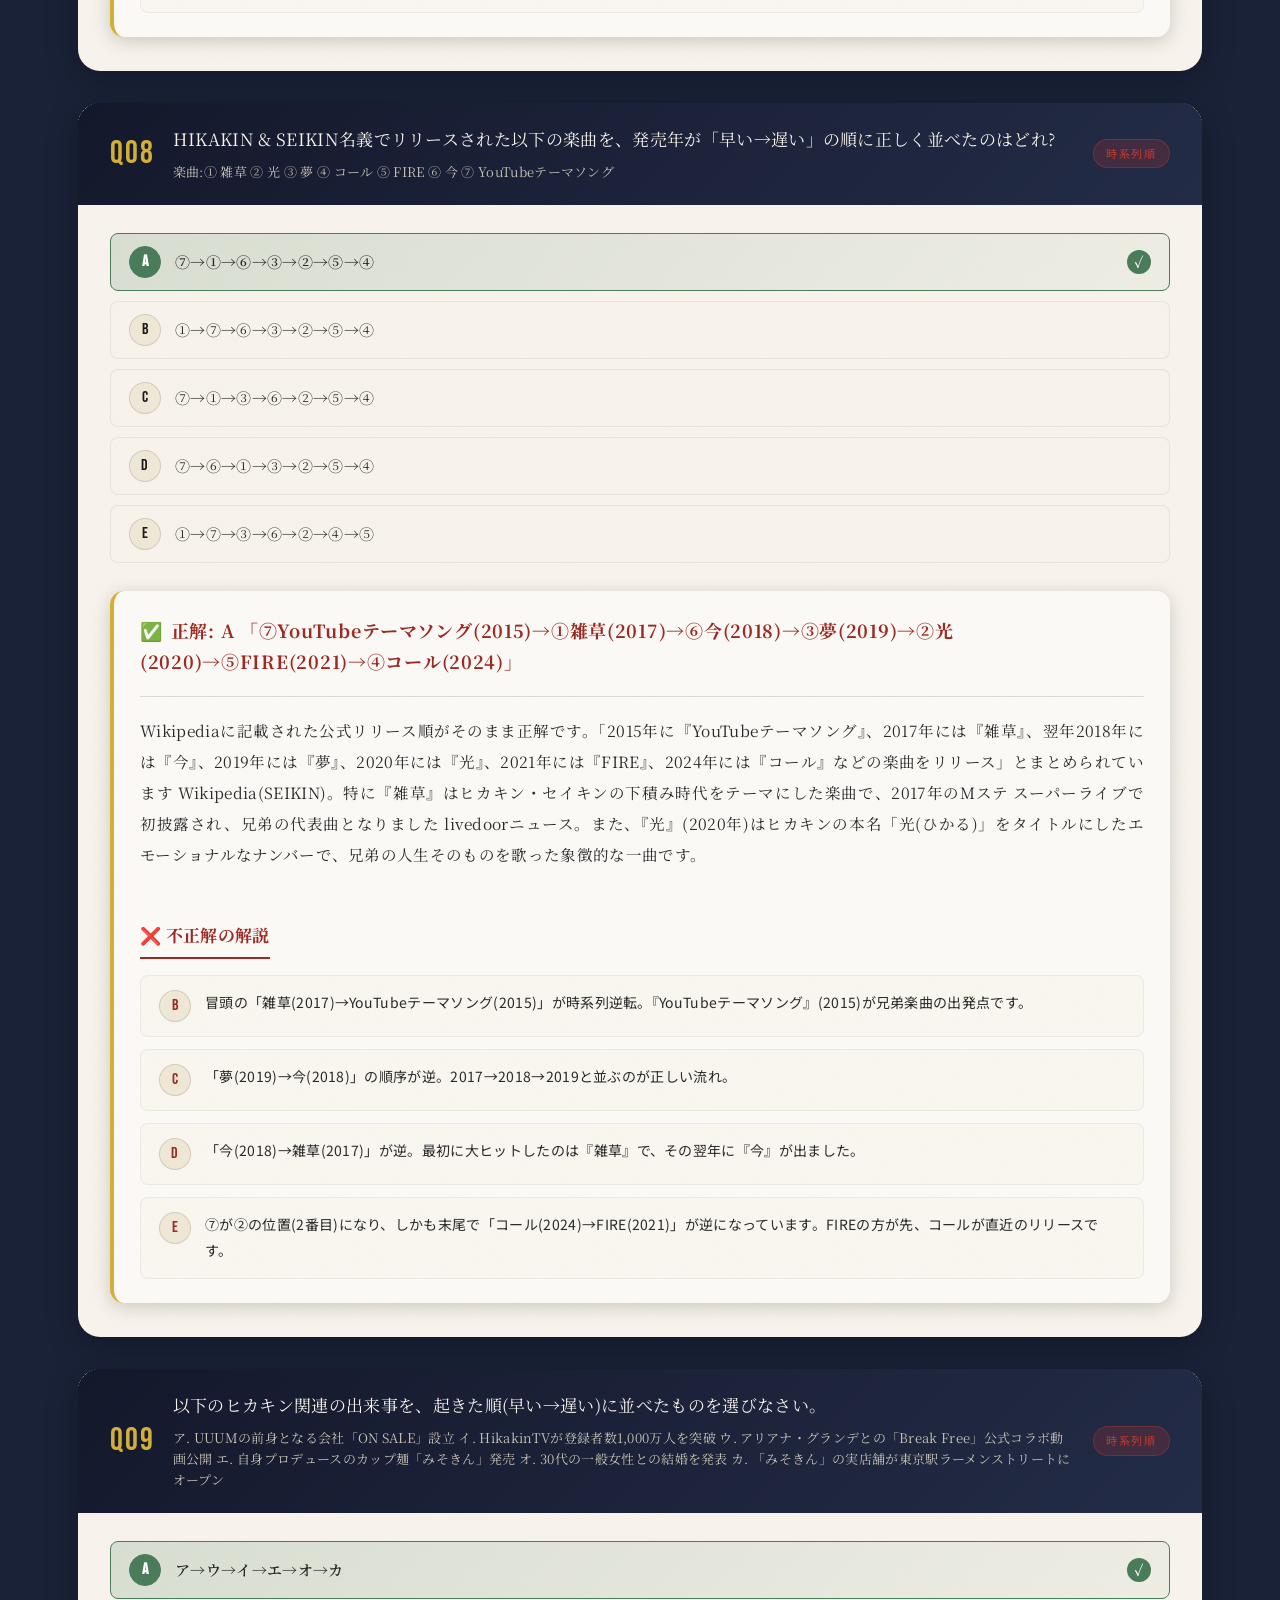
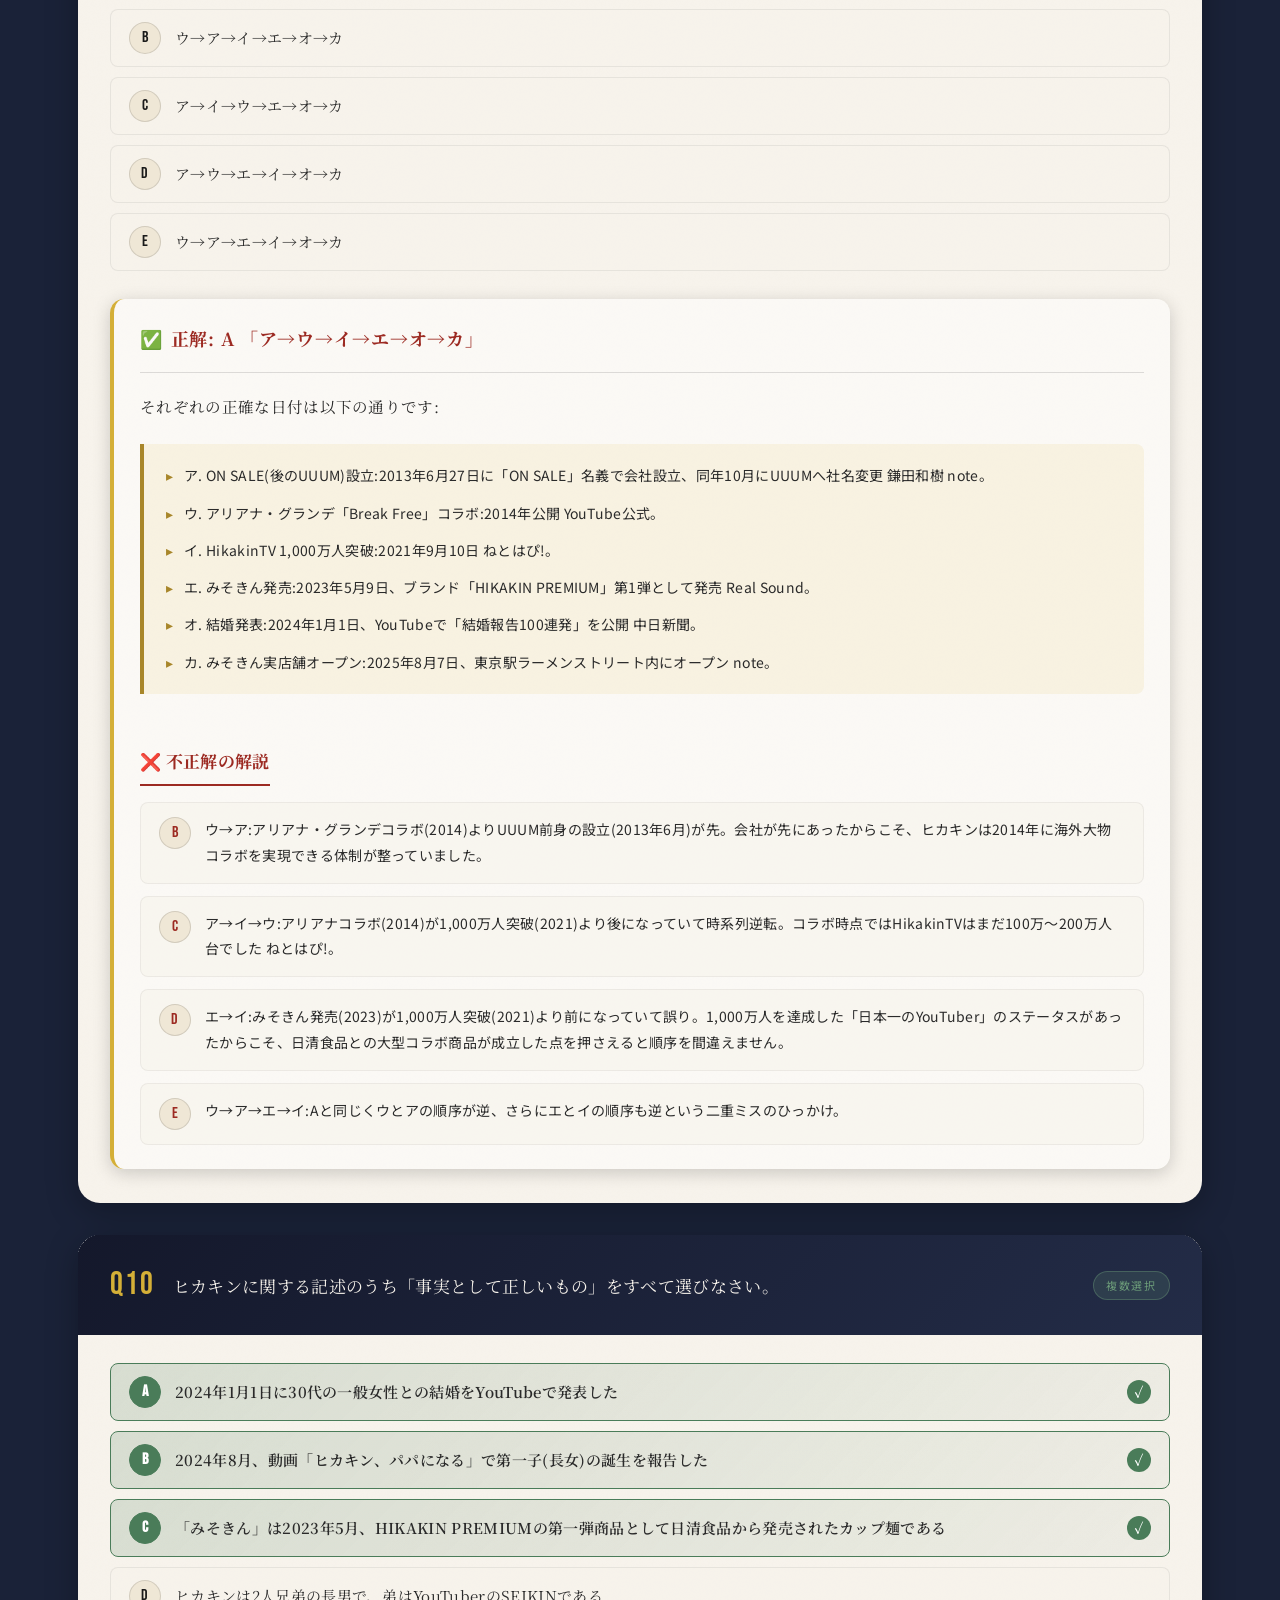
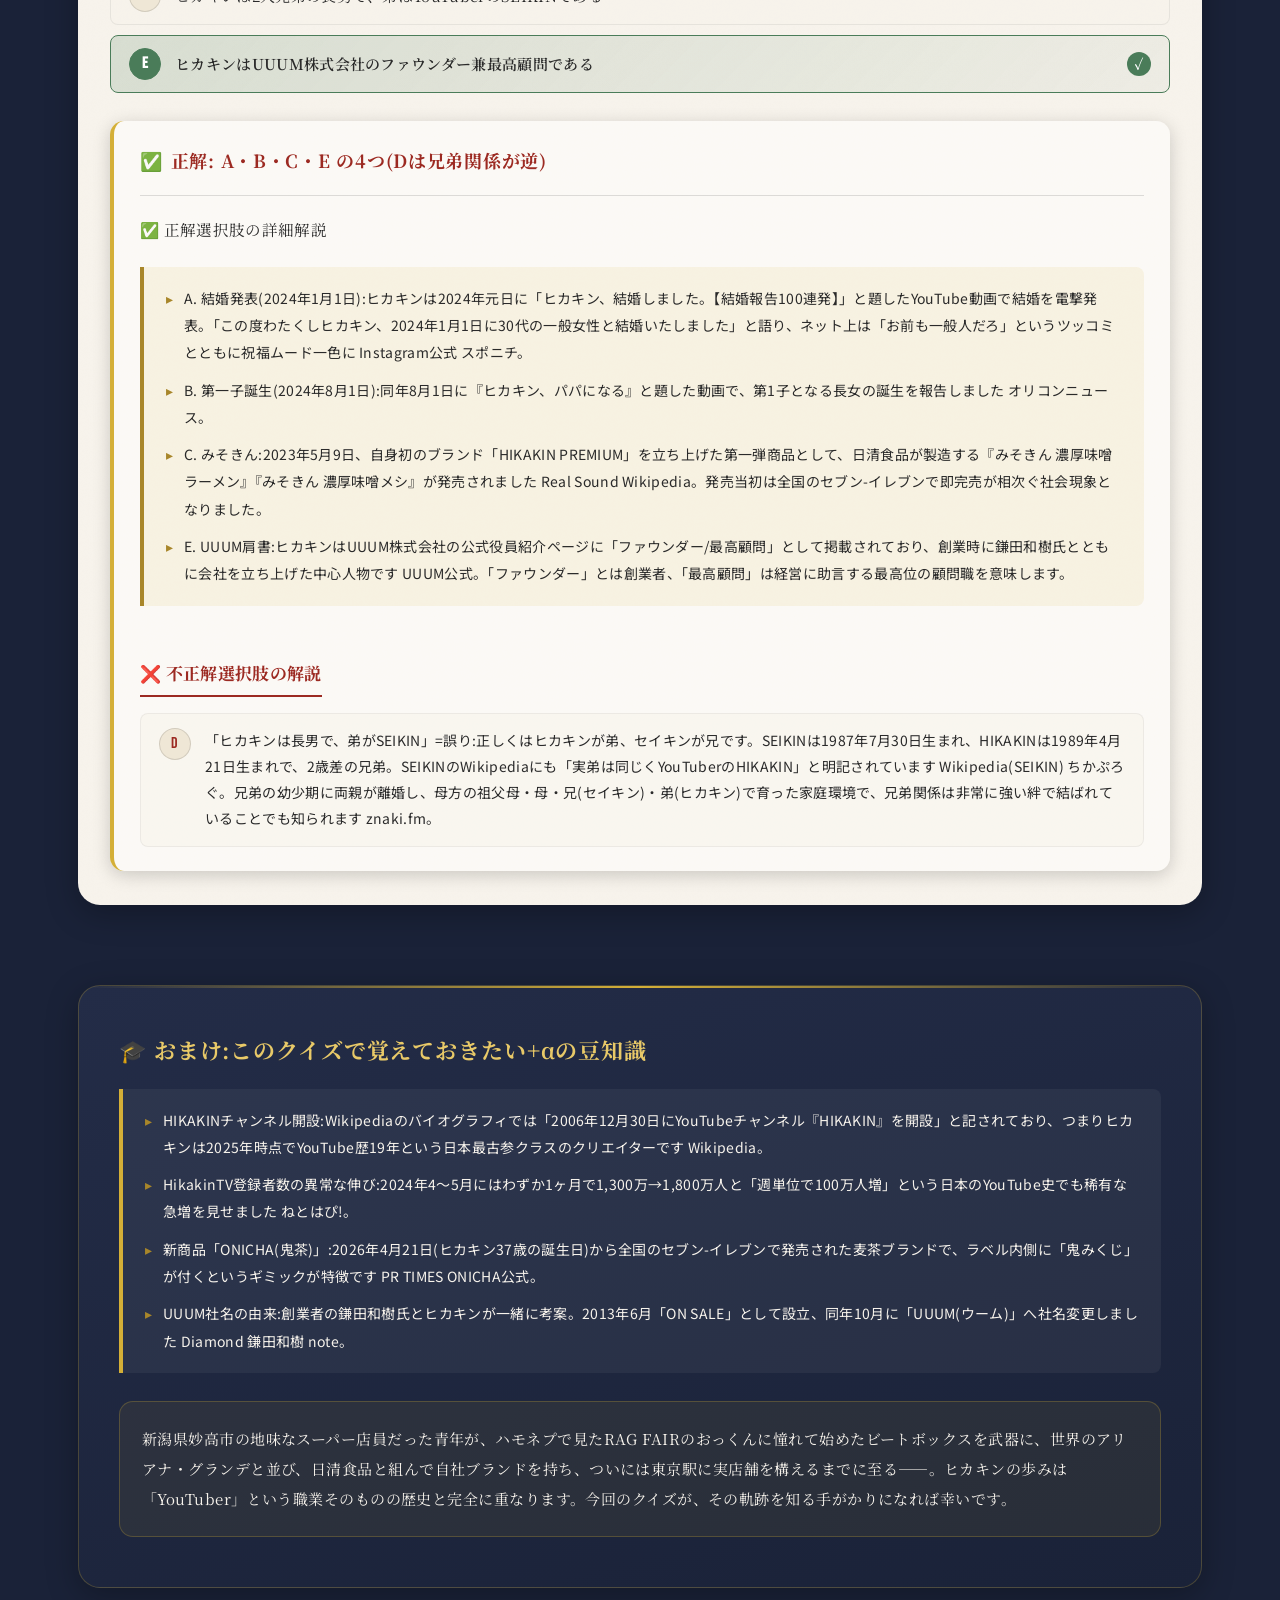
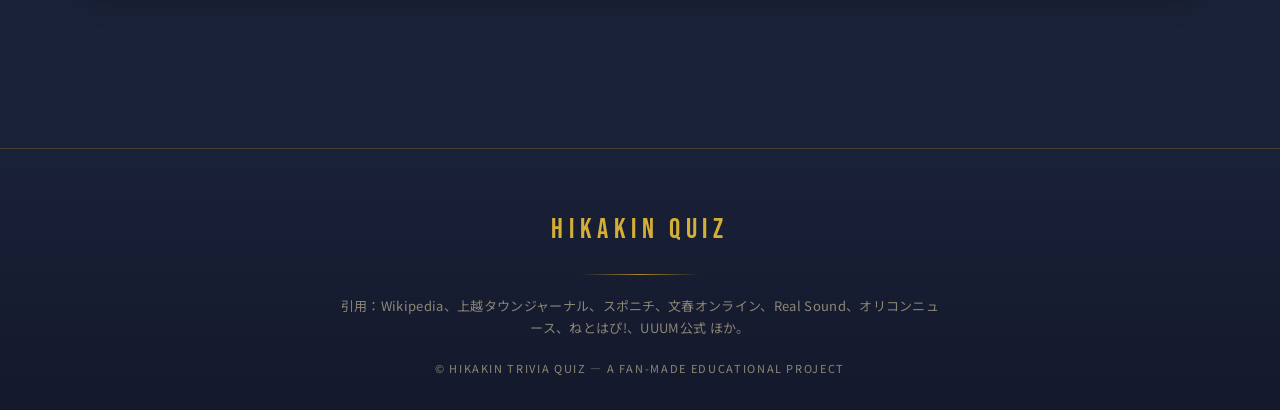
<file: archive.html>
<!DOCTYPE html>
<html lang="ja">
<head>
<meta charset="UTF-8">
<meta name="viewport" content="width=device-width, initial-scale=1.0">
<title>全問解説アーカイブ｜HIKAKIN 豆知識クイズ</title>
<meta name="description" content="ヒカキン豆知識クイズ全10問の解説をすべて収録。正解の根拠から不正解の解説まで完全網羅。">

<link rel="preconnect" href="https://fonts.googleapis.com">
<link rel="preconnect" href="https://fonts.gstatic.com" crossorigin>
<link href="https://fonts.googleapis.com/css2?family=Bebas+Neue&family=Noto+Sans+JP:wght@400;500;700&family=Noto+Serif+JP:wght@400;500;700;900&display=swap" rel="stylesheet">

<link rel="stylesheet" href="css/variables.css">
<link rel="stylesheet" href="css/base.css">
<link rel="stylesheet" href="css/layout.css">
<link rel="stylesheet" href="css/sections.css">
<link rel="stylesheet" href="css/quiz.css">
<link rel="stylesheet" href="css/result.css">
<link rel="stylesheet" href="css/archive.css">
<link rel="stylesheet" href="css/responsive.css">
</head>
<body>

<div class="bg-pattern" aria-hidden="true"></div>

<header class="site-header">
  <div class="container">
    <a href="index.html" class="brand">
      <span class="brand-mark" aria-hidden="true">
        <svg viewBox="0 0 24 24" fill="none" stroke="#1a2238" stroke-width="2.2" stroke-linecap="round">
          <rect x="9" y="3" width="6" height="12" rx="3" fill="#1a2238"/>
          <path d="M5 11a7 7 0 0 0 14 0"/>
          <line x1="12" y1="18" x2="12" y2="22"/>
        </svg>
      </span>
      <span class="brand-text">
        <span class="brand-name">HIKAKIN QUIZ</span>
        <span class="brand-sub">豆知識十番勝負</span>
      </span>
    </a>
    <button class="nav-toggle" aria-label="メニュー"><span></span></button>
    <nav class="site-nav">
      <ul>
        <li><a href="index.html">ホーム</a></li>
        <li><a href="quiz.html">クイズに挑戦</a></li>
        <li><a href="archive.html">全問解説</a></li>
        <li><a href="about.html">ヒカキン年表</a></li>
        <li><a href="result.html">ランキング</a></li>
      </ul>
    </nav>
  </div>
</header>

<main class="archive-page">
  <div class="container">
    <div id="archive-root"></div>
  </div>
</main>

<footer class="site-footer">
  <div class="container footer-inner">
    <span class="footer-mark">HIKAKIN QUIZ</span>
    <div class="footer-rule"></div>
    <p class="footer-text">引用：Wikipedia、上越タウンジャーナル、スポニチ、文春オンライン、Real Sound、オリコンニュース、ねとはぴ!、UUUM公式 ほか。</p>
    <p class="footer-copy">© HIKAKIN TRIVIA QUIZ — A FAN-MADE EDUCATIONAL PROJECT</p>
  </div>
</footer>

<script src="js/quiz-data.js"></script>
<script src="js/main.js"></script>
<script src="js/archive.js"></script>

</body>
</html>
</file>
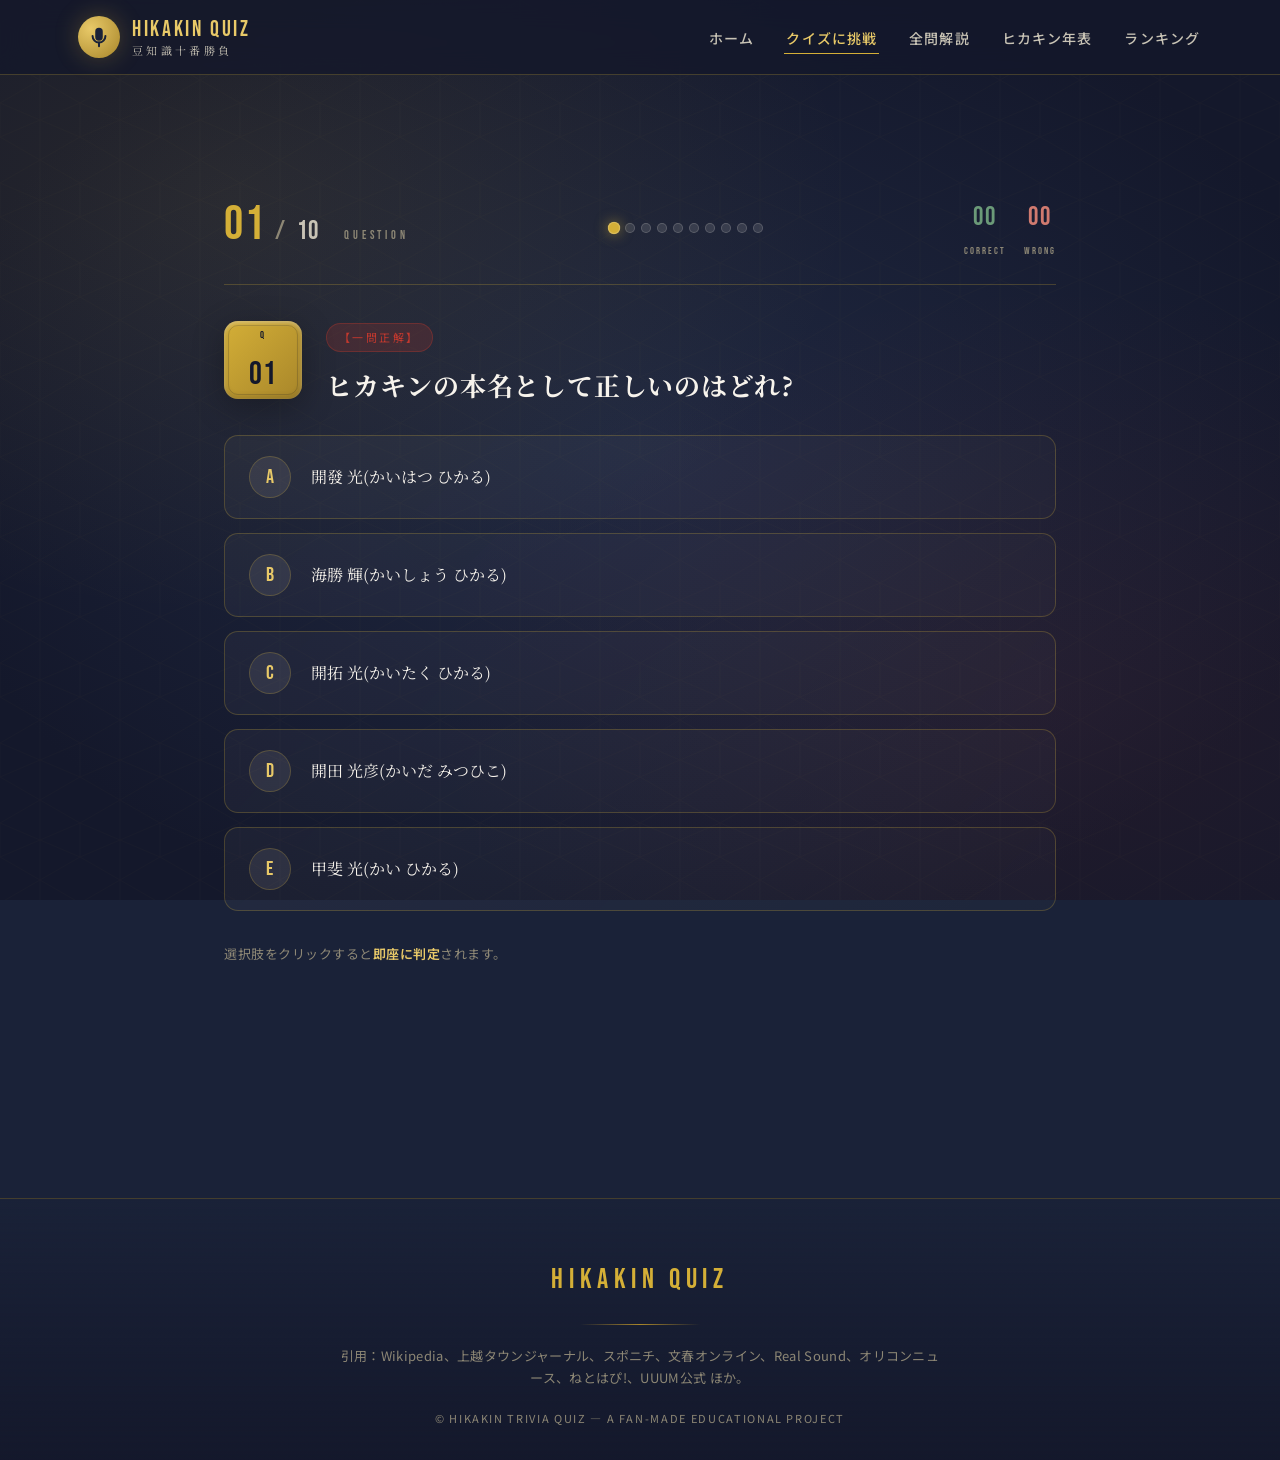
<file: quiz.html>
<!DOCTYPE html>
<html lang="ja">
<head>
<meta charset="UTF-8">
<meta name="viewport" content="width=device-width, initial-scale=1.0">
<title>クイズに挑戦｜HIKAKIN 豆知識クイズ</title>
<meta name="description" content="全10問の5択クイズに挑戦。各問題は徹底解説付き。">

<link rel="preconnect" href="https://fonts.googleapis.com">
<link rel="preconnect" href="https://fonts.gstatic.com" crossorigin>
<link href="https://fonts.googleapis.com/css2?family=Bebas+Neue&family=Noto+Sans+JP:wght@400;500;700&family=Noto+Serif+JP:wght@400;500;700;900&display=swap" rel="stylesheet">

<link rel="stylesheet" href="css/variables.css">
<link rel="stylesheet" href="css/base.css">
<link rel="stylesheet" href="css/layout.css">
<link rel="stylesheet" href="css/quiz.css">
<link rel="stylesheet" href="css/responsive.css">
</head>
<body>

<div class="bg-pattern" aria-hidden="true"></div>

<header class="site-header">
  <div class="container">
    <a href="index.html" class="brand">
      <span class="brand-mark" aria-hidden="true">
        <svg viewBox="0 0 24 24" fill="none" stroke="#1a2238" stroke-width="2.2" stroke-linecap="round">
          <rect x="9" y="3" width="6" height="12" rx="3" fill="#1a2238"/>
          <path d="M5 11a7 7 0 0 0 14 0"/>
          <line x1="12" y1="18" x2="12" y2="22"/>
        </svg>
      </span>
      <span class="brand-text">
        <span class="brand-name">HIKAKIN QUIZ</span>
        <span class="brand-sub">豆知識十番勝負</span>
      </span>
    </a>
    <button class="nav-toggle" aria-label="メニュー"><span></span></button>
    <nav class="site-nav">
      <ul>
        <li><a href="index.html">ホーム</a></li>
        <li><a href="quiz.html">クイズに挑戦</a></li>
        <li><a href="archive.html">全問解説</a></li>
        <li><a href="about.html">ヒカキン年表</a></li>
        <li><a href="result.html">ランキング</a></li>
      </ul>
    </nav>
  </div>
</header>

<main class="quiz-page">
  <div class="container-narrow">

    <!-- メタ情報 -->
    <div class="quiz-meta">
      <div class="quiz-counter">
        <span id="counter-current" class="counter-current">01</span>
        <span class="counter-divider">/</span>
        <span id="counter-total" class="counter-total">10</span>
        <span class="counter-label">QUESTION</span>
      </div>
      <div id="quiz-dots" class="quiz-dots"></div>
      <div class="quiz-score">
        <div class="score-item correct">
          <span id="score-correct" class="score-num">00</span>
          <span class="score-label">CORRECT</span>
        </div>
        <div class="score-item wrong">
          <span id="score-wrong" class="score-num">00</span>
          <span class="score-label">WRONG</span>
        </div>
      </div>
    </div>

    <!-- カード -->
    <div class="card-stage">
      <article id="quiz-card" class="quiz-card">
        <header class="q-header">
          <div class="q-numberbox">
            <span class="q-numberbox-label">Q</span>
            <span class="q-numberbox-num" id="q-numberbox-num"></span>
          </div>
          <div class="q-meta">
            <span id="q-type" class="q-type-pill"></span>
            <h2 id="q-text" class="q-text"></h2>
            <div id="q-sub" class="q-sub" style="display:none;"></div>
          </div>
        </header>

        <div id="choices" class="choices"></div>

        <div class="quiz-actions">
          <p id="action-hint" class="action-hint"></p>
          <button id="submit-btn" type="button" class="btn btn-primary" disabled>
            <span>回答する</span>
          </button>
        </div>

        <section id="explain" class="explain" aria-live="polite"></section>

        <div id="quiz-nav" class="quiz-nav" style="display:none;">
          <span class="action-hint">解説を読み終えたら、次の問題へ。</span>
          <button id="next-btn" type="button" class="btn btn-vermilion">次の問題へ →</button>
        </div>
      </article>
    </div>

  </div>
</main>

<footer class="site-footer">
  <div class="container footer-inner">
    <span class="footer-mark">HIKAKIN QUIZ</span>
    <div class="footer-rule"></div>
    <p class="footer-text">引用：Wikipedia、上越タウンジャーナル、スポニチ、文春オンライン、Real Sound、オリコンニュース、ねとはぴ!、UUUM公式 ほか。</p>
    <p class="footer-copy">© HIKAKIN TRIVIA QUIZ — A FAN-MADE EDUCATIONAL PROJECT</p>
  </div>
</footer>

<script src="js/quiz-data.js"></script>
<script src="js/storage.js"></script>
<script src="js/sound.js"></script>
<script src="js/confetti.js"></script>
<script src="js/main.js"></script>
<script>
  // Q番号ボックスの数字を同期
  document.addEventListener("DOMContentLoaded", () => {
    const sync = () => {
      const cur = document.getElementById("counter-current").textContent;
      document.getElementById("q-numberbox-num").textContent = cur;
    };
    sync();
    new MutationObserver(sync).observe(document.getElementById("counter-current"), { childList: true });
  });
</script>
<script src="js/quiz-engine.js"></script>

</body>
</html>
</file>
<file: css/variables.css>
/* =====================================================================
   variables.css - 和モダン × プレミアム カラーパレット
   ネオン系（蛍光・サイバー・電撃カラー）は一切使用しません
   ===================================================================== */
:root {
  /* --- ベースカラー（深いインディゴ＆オフホワイト） --- */
  --color-bg-deep: #14182b;          /* 最も深い藍 */
  --color-bg-base: #1a2238;          /* 主背景：紺藍 */
  --color-bg-elevated: #232c47;      /* カードや浮き要素 */
  --color-bg-soft: #2c3654;          /* hover時 */
  --color-bg-paper: #f7f3ec;         /* 和紙風オフホワイト */
  --color-bg-paper-warm: #efe7d6;    /* 古紙の温かみ */

  /* --- アクセント（金・朱・墨） --- */
  --color-gold: #d4af37;             /* 純金 */
  --color-gold-light: #e8c968;       /* 淡金 */
  --color-gold-deep: #a8862a;        /* 古色金 */
  --color-vermilion: #c5392e;        /* 朱（鳥居の色） */
  --color-vermilion-deep: #9c2a22;   /* 深朱 */
  --color-sumi: #1a1a1a;             /* 墨色 */
  --color-sumi-soft: #3a3a3a;        /* 淡墨 */

  /* --- 補助色 --- */
  --color-sakura: #f5c6c8;           /* 桜色 */
  --color-matcha: #6b8e4e;           /* 抹茶 */
  --color-aijiro: #ebf6f7;           /* 藍白 */

  /* --- テキスト --- */
  --color-text-primary: #f7f3ec;     /* 紺藍背景上の主テキスト */
  --color-text-secondary: #c8c3b5;   /* 副次 */
  --color-text-muted: #8d8775;       /* 弱 */
  --color-text-on-paper: #2a2a2a;    /* 紙上テキスト */
  --color-text-on-paper-soft: #5a5a5a;

  /* --- 状態色（落ち着いたトーン） --- */
  --color-correct: #4a7c59;          /* 苔緑（正解） */
  --color-correct-light: #6b9a78;
  --color-incorrect: #b5564a;        /* 朱赤（不正解） */
  --color-incorrect-light: #d07a6f;

  /* --- 境界線 --- */
  --color-border: rgba(212, 175, 55, 0.25);
  --color-border-strong: rgba(212, 175, 55, 0.5);
  --color-border-paper: rgba(42, 42, 42, 0.15);

  /* --- 影 --- */
  --shadow-soft: 0 4px 18px rgba(0, 0, 0, 0.18);
  --shadow-medium: 0 8px 32px rgba(0, 0, 0, 0.28);
  --shadow-deep: 0 18px 48px rgba(0, 0, 0, 0.38);
  --shadow-gold: 0 0 24px rgba(212, 175, 55, 0.28);
  --shadow-inset-paper: inset 0 1px 0 rgba(255, 255, 255, 0.55), inset 0 -1px 0 rgba(0, 0, 0, 0.04);

  /* --- タイポグラフィ --- */
  --font-serif: "Noto Serif JP", "Yu Mincho", "游明朝", serif;
  --font-sans: "Noto Sans JP", "Hiragino Sans", "Yu Gothic", sans-serif;
  --font-display: "Bebas Neue", "Noto Serif JP", serif;
  --font-number: "Bebas Neue", Impact, sans-serif;

  /* --- レイアウト --- */
  --container-max: 1180px;
  --container-narrow: 880px;
  --radius-sm: 6px;
  --radius-md: 14px;
  --radius-lg: 22px;
  --radius-xl: 32px;

  /* --- 動き --- */
  --ease-out: cubic-bezier(0.16, 1, 0.3, 1);
  --ease-in-out: cubic-bezier(0.65, 0, 0.35, 1);
  --ease-bounce: cubic-bezier(0.34, 1.56, 0.64, 1);
  --duration-fast: 220ms;
  --duration-base: 420ms;
  --duration-slow: 720ms;

  /* --- z-index --- */
  --z-bg: -1;
  --z-base: 1;
  --z-elevated: 10;
  --z-overlay: 100;
  --z-modal: 1000;
}
</file>
<file: css/base.css>
/* =====================================================================
   base.css - リセット & 基本タイポグラフィ
   ===================================================================== */
*, *::before, *::after {
  box-sizing: border-box;
  margin: 0;
  padding: 0;
}

html {
  scroll-behavior: smooth;
  -webkit-text-size-adjust: 100%;
}

body {
  font-family: var(--font-sans);
  font-weight: 400;
  line-height: 1.75;
  color: var(--color-text-primary);
  background: var(--color-bg-base);
  min-height: 100vh;
  overflow-x: hidden;
  -webkit-font-smoothing: antialiased;
  -moz-osx-font-smoothing: grayscale;
  letter-spacing: 0.02em;
}

img, svg, video {
  display: block;
  max-width: 100%;
  height: auto;
}

button {
  font-family: inherit;
  cursor: pointer;
  border: none;
  background: none;
  color: inherit;
}

a {
  color: var(--color-gold);
  text-decoration: none;
  transition: color var(--duration-fast) var(--ease-out);
}

a:hover { color: var(--color-gold-light); }

ul, ol { list-style: none; }

h1, h2, h3, h4, h5, h6 {
  font-family: var(--font-serif);
  font-weight: 700;
  line-height: 1.3;
  letter-spacing: 0.04em;
}

/* スクロールバー（控えめに） */
::-webkit-scrollbar { width: 10px; height: 10px; }
::-webkit-scrollbar-track { background: var(--color-bg-deep); }
::-webkit-scrollbar-thumb {
  background: linear-gradient(180deg, var(--color-gold-deep), var(--color-gold));
  border-radius: 5px;
}
::-webkit-scrollbar-thumb:hover { background: var(--color-gold); }

::selection {
  background: var(--color-gold);
  color: var(--color-bg-deep);
}

/* コンテナ */
.container {
  width: 100%;
  max-width: var(--container-max);
  margin: 0 auto;
  padding: 0 28px;
}

.container-narrow {
  width: 100%;
  max-width: var(--container-narrow);
  margin: 0 auto;
  padding: 0 24px;
}

/* 共通：金箔の見出し */
.gold-text {
  background: linear-gradient(135deg, #e8c968 0%, #d4af37 40%, #a8862a 70%, #e8c968 100%);
  background-size: 200% 200%;
  -webkit-background-clip: text;
  background-clip: text;
  -webkit-text-fill-color: transparent;
  animation: goldShine 6s ease-in-out infinite;
}

@keyframes goldShine {
  0%, 100% { background-position: 0% 50%; }
  50% { background-position: 100% 50%; }
}

/* 共通：金の細線下線 */
.gold-rule {
  display: block;
  width: 60px;
  height: 2px;
  background: linear-gradient(90deg, transparent, var(--color-gold), transparent);
  margin: 18px auto;
}

/* visually hidden */
.sr-only {
  position: absolute;
  width: 1px; height: 1px;
  padding: 0; margin: -1px;
  overflow: hidden;
  clip: rect(0,0,0,0);
  white-space: nowrap;
  border: 0;
}
</file>
<file: css/layout.css>
/* =====================================================================
   layout.css - ヘッダー、ナビ、フッター、共通レイアウト
   ===================================================================== */

/* ===== 背景：和柄の麻の葉パターン ===== */
.bg-pattern {
  position: fixed;
  inset: 0;
  z-index: var(--z-bg);
  background-color: var(--color-bg-base);
  background-image:
    radial-gradient(at 18% 22%, rgba(212,175,55,0.10) 0%, transparent 42%),
    radial-gradient(at 82% 78%, rgba(197,57,46,0.08) 0%, transparent 42%),
    radial-gradient(at 50% 50%, rgba(35,44,71,0.6) 0%, var(--color-bg-deep) 80%);
}

.bg-pattern::before {
  content: "";
  position: absolute;
  inset: 0;
  background-image: url("data:image/svg+xml;utf8,<svg xmlns='http://www.w3.org/2000/svg' width='80' height='80' viewBox='0 0 80 80'><g fill='none' stroke='%23d4af37' stroke-width='0.5' opacity='0.08'><path d='M40 0 L80 23 L80 57 L40 80 L0 57 L0 23 Z'/><path d='M40 0 L40 80 M0 23 L80 57 M0 57 L80 23'/></g></svg>");
  background-size: 80px 80px;
  opacity: 0.5;
  pointer-events: none;
}

/* ===== ヘッダー ===== */
.site-header {
  position: sticky;
  top: 0;
  z-index: var(--z-overlay);
  backdrop-filter: blur(14px);
  -webkit-backdrop-filter: blur(14px);
  background: rgba(20, 24, 43, 0.78);
  border-bottom: 1px solid var(--color-border);
}

.site-header .container {
  display: flex;
  align-items: center;
  justify-content: space-between;
  padding-top: 16px;
  padding-bottom: 16px;
}

.brand {
  display: flex;
  align-items: center;
  gap: 12px;
  text-decoration: none;
  color: var(--color-text-primary);
}

.brand-mark {
  width: 42px;
  height: 42px;
  display: grid;
  place-items: center;
  border-radius: 50%;
  background: radial-gradient(circle at 30% 30%, var(--color-gold-light), var(--color-gold-deep));
  box-shadow: var(--shadow-gold);
}

.brand-mark svg { width: 22px; height: 22px; }

.brand-text {
  display: flex;
  flex-direction: column;
  line-height: 1.1;
}

.brand-name {
  font-family: var(--font-display);
  font-size: 22px;
  letter-spacing: 0.12em;
  color: var(--color-gold-light);
}

.brand-sub {
  font-family: var(--font-serif);
  font-size: 11px;
  color: var(--color-text-secondary);
  letter-spacing: 0.3em;
  margin-top: 2px;
}

.site-nav ul {
  display: flex;
  gap: 28px;
}

.site-nav a {
  color: var(--color-text-secondary);
  font-size: 14px;
  font-weight: 500;
  letter-spacing: 0.08em;
  position: relative;
  padding: 6px 2px;
  transition: color var(--duration-fast) var(--ease-out);
}

.site-nav a::after {
  content: "";
  position: absolute;
  left: 0; bottom: 0;
  width: 0; height: 1px;
  background: var(--color-gold);
  transition: width var(--duration-base) var(--ease-out);
}

.site-nav a:hover,
.site-nav a.is-active {
  color: var(--color-gold-light);
}

.site-nav a:hover::after,
.site-nav a.is-active::after { width: 100%; }

/* モバイル：ハンバーガー */
.nav-toggle {
  display: none;
  width: 40px; height: 40px;
  border-radius: 8px;
  background: rgba(212,175,55,0.1);
  border: 1px solid var(--color-border);
  align-items: center;
  justify-content: center;
}

.nav-toggle span {
  display: block;
  width: 18px; height: 2px;
  background: var(--color-gold);
  position: relative;
}
.nav-toggle span::before,
.nav-toggle span::after {
  content: "";
  position: absolute;
  left: 0; width: 18px; height: 2px;
  background: var(--color-gold);
}
.nav-toggle span::before { top: -6px; }
.nav-toggle span::after { top: 6px; }

/* ===== フッター ===== */
.site-footer {
  margin-top: 80px;
  padding: 56px 0 32px;
  background: linear-gradient(180deg, transparent, rgba(20,24,43,0.95));
  border-top: 1px solid var(--color-border);
}

.footer-inner {
  display: flex;
  flex-direction: column;
  align-items: center;
  gap: 20px;
  text-align: center;
}

.footer-mark {
  font-family: var(--font-display);
  font-size: 28px;
  letter-spacing: 0.2em;
  color: var(--color-gold);
}

.footer-text {
  color: var(--color-text-muted);
  font-size: 13px;
  max-width: 600px;
  line-height: 1.7;
}

.footer-rule {
  width: 120px;
  height: 1px;
  background: linear-gradient(90deg, transparent, var(--color-gold-deep), transparent);
}

.footer-copy {
  font-size: 11px;
  color: var(--color-text-muted);
  letter-spacing: 0.15em;
}

/* ===== メイン ===== */
main { position: relative; z-index: var(--z-base); }

section { padding: 80px 0; }

@media (max-width: 768px) {
  .site-nav { display: none; }
  .nav-toggle { display: inline-flex; }
  .site-nav.is-open {
    display: block;
    position: absolute;
    top: 100%; left: 0; right: 0;
    background: rgba(20,24,43,0.97);
    backdrop-filter: blur(12px);
    border-bottom: 1px solid var(--color-border);
    padding: 20px;
  }
  .site-nav.is-open ul {
    flex-direction: column;
    gap: 16px;
  }
  section { padding: 56px 0; }
  .brand-sub { display: none; }
}
</file>
<file: css/hero.css>
/* =====================================================================
   hero.css - トップヒーローセクション
   ===================================================================== */
.hero {
  position: relative;
  min-height: 88vh;
  display: flex;
  align-items: center;
  padding: 120px 0 80px;
  overflow: hidden;
}

.hero-bg-decor {
  position: absolute;
  inset: 0;
  pointer-events: none;
  z-index: 0;
}

/* 浮かぶ巨大円（日輪のような） */
.hero-sun {
  position: absolute;
  top: -8%;
  right: -10%;
  width: 540px;
  height: 540px;
  border-radius: 50%;
  background: radial-gradient(circle at 35% 35%, rgba(212,175,55,0.22), rgba(197,57,46,0.08) 55%, transparent 75%);
  filter: blur(2px);
  animation: sunPulse 8s ease-in-out infinite;
}

@keyframes sunPulse {
  0%, 100% { transform: scale(1); opacity: 0.85; }
  50% { transform: scale(1.06); opacity: 1; }
}

/* スキージャンプ軌跡SVG */
.hero-trajectory {
  position: absolute;
  left: -40px;
  bottom: 10%;
  width: 520px;
  opacity: 0.18;
}

.hero-trajectory path {
  fill: none;
  stroke: var(--color-gold);
  stroke-width: 1.5;
  stroke-dasharray: 4 6;
  animation: dashFlow 14s linear infinite;
}

@keyframes dashFlow {
  to { stroke-dashoffset: -200; }
}

/* 浮遊する音符 */
.float-note {
  position: absolute;
  color: var(--color-gold);
  opacity: 0.25;
  font-family: serif;
  animation: floatUp 12s ease-in-out infinite;
}
.float-note:nth-child(1) { top: 30%; left: 12%; font-size: 38px; animation-delay: 0s; }
.float-note:nth-child(2) { top: 60%; left: 78%; font-size: 28px; animation-delay: 3s; }
.float-note:nth-child(3) { top: 18%; left: 62%; font-size: 32px; animation-delay: 6s; }
.float-note:nth-child(4) { top: 75%; left: 22%; font-size: 24px; animation-delay: 9s; }

@keyframes floatUp {
  0%, 100% { transform: translateY(0) rotate(0deg); }
  50% { transform: translateY(-30px) rotate(8deg); }
}

.hero-inner {
  position: relative;
  z-index: 1;
  display: grid;
  grid-template-columns: 1.1fr 0.9fr;
  gap: 60px;
  align-items: center;
}

.hero-eyebrow {
  display: inline-flex;
  align-items: center;
  gap: 10px;
  font-family: var(--font-display);
  font-size: 14px;
  letter-spacing: 0.32em;
  color: var(--color-gold-light);
  padding: 6px 16px;
  border: 1px solid var(--color-border);
  border-radius: 100px;
  background: rgba(212,175,55,0.05);
  margin-bottom: 28px;
}

.hero-eyebrow::before {
  content: "";
  width: 6px; height: 6px;
  border-radius: 50%;
  background: var(--color-vermilion);
  box-shadow: 0 0 8px var(--color-vermilion);
}

.hero-title {
  font-size: clamp(36px, 5.4vw, 68px);
  line-height: 1.18;
  letter-spacing: 0.02em;
  margin-bottom: 20px;
}

.hero-title .title-row {
  display: block;
  opacity: 0;
  transform: translateY(28px);
  animation: titleIn 1s var(--ease-out) forwards;
}
.hero-title .title-row:nth-child(2) { animation-delay: 0.15s; }
.hero-title .title-row:nth-child(3) { animation-delay: 0.3s; }

@keyframes titleIn {
  to { opacity: 1; transform: translateY(0); }
}

.hero-subtitle {
  font-family: var(--font-serif);
  font-size: 18px;
  color: var(--color-text-secondary);
  margin-bottom: 36px;
  line-height: 1.85;
  max-width: 540px;
}

.hero-stats {
  display: flex;
  gap: 36px;
  margin-bottom: 40px;
  padding: 22px 0;
  border-top: 1px solid var(--color-border);
  border-bottom: 1px solid var(--color-border);
}

.stat {
  display: flex;
  flex-direction: column;
  gap: 4px;
}

.stat-num {
  font-family: var(--font-display);
  font-size: 38px;
  color: var(--color-gold);
  letter-spacing: 0.05em;
  line-height: 1;
}

.stat-label {
  font-size: 11px;
  letter-spacing: 0.22em;
  color: var(--color-text-muted);
}

.hero-cta {
  display: flex;
  gap: 16px;
  flex-wrap: wrap;
}

/* ===== ボタン（共通） ===== */
.btn {
  display: inline-flex;
  align-items: center;
  justify-content: center;
  gap: 10px;
  padding: 16px 32px;
  font-family: var(--font-serif);
  font-weight: 600;
  font-size: 15px;
  letter-spacing: 0.12em;
  border-radius: 4px;
  transition: all var(--duration-base) var(--ease-out);
  position: relative;
  overflow: hidden;
  white-space: nowrap;
}

.btn-primary {
  background: linear-gradient(135deg, var(--color-gold-light) 0%, var(--color-gold) 50%, var(--color-gold-deep) 100%);
  color: var(--color-bg-deep);
  box-shadow: var(--shadow-gold), var(--shadow-medium);
}

.btn-primary::before {
  content: "";
  position: absolute;
  inset: 0;
  background: linear-gradient(135deg, transparent 40%, rgba(255,255,255,0.5) 50%, transparent 60%);
  transform: translateX(-100%);
  transition: transform 0.8s var(--ease-out);
}

.btn-primary:hover {
  transform: translateY(-2px);
  box-shadow: 0 0 32px rgba(212,175,55,0.45), 0 14px 32px rgba(0,0,0,0.4);
}

.btn-primary:hover::before { transform: translateX(100%); }

.btn-ghost {
  background: transparent;
  color: var(--color-gold-light);
  border: 1px solid var(--color-border-strong);
}

.btn-ghost:hover {
  background: rgba(212,175,55,0.08);
  border-color: var(--color-gold);
  transform: translateY(-2px);
}

.btn-icon {
  font-size: 18px;
  line-height: 1;
}

/* ===== 右側：HIKAKINマーク ===== */
.hero-visual {
  position: relative;
  display: grid;
  place-items: center;
  min-height: 460px;
}

.hero-emblem {
  width: 100%;
  max-width: 440px;
  aspect-ratio: 1;
  position: relative;
  display: grid;
  place-items: center;
}

.emblem-ring {
  position: absolute;
  inset: 0;
  border-radius: 50%;
  border: 1px solid var(--color-border);
  animation: spinSlow 40s linear infinite;
}

.emblem-ring::before, .emblem-ring::after {
  content: "";
  position: absolute;
  width: 12px; height: 12px;
  border-radius: 50%;
  background: var(--color-gold);
  box-shadow: 0 0 16px rgba(212,175,55,0.6);
}
.emblem-ring::before { top: -6px; left: 50%; transform: translateX(-50%); }
.emblem-ring::after { bottom: -6px; left: 50%; transform: translateX(-50%); }

.emblem-ring-2 {
  position: absolute;
  inset: 30px;
  border-radius: 50%;
  border: 1px dashed rgba(212,175,55,0.35);
  animation: spinSlow 28s linear infinite reverse;
}

.emblem-inner {
  width: 70%;
  aspect-ratio: 1;
  border-radius: 50%;
  background:
    radial-gradient(circle at 35% 30%, rgba(232,201,104,0.95), rgba(168,134,42,0.85) 60%, rgba(120,90,20,0.95) 100%);
  display: grid;
  place-items: center;
  box-shadow:
    var(--shadow-deep),
    inset 0 4px 12px rgba(255,255,255,0.4),
    inset 0 -8px 18px rgba(0,0,0,0.4);
  position: relative;
}

.emblem-inner::after {
  content: "";
  position: absolute;
  inset: 8%;
  border-radius: 50%;
  border: 2px solid rgba(255,255,255,0.18);
}

.emblem-mic {
  width: 52%;
  filter: drop-shadow(0 6px 12px rgba(0,0,0,0.4));
}

@keyframes spinSlow {
  to { transform: rotate(360deg); }
}

/* スクロールガイド */
.scroll-cue {
  position: absolute;
  bottom: 30px;
  left: 50%;
  transform: translateX(-50%);
  display: flex;
  flex-direction: column;
  align-items: center;
  gap: 8px;
  color: var(--color-text-muted);
  font-size: 11px;
  letter-spacing: 0.32em;
}

.scroll-cue::after {
  content: "";
  width: 1px;
  height: 40px;
  background: linear-gradient(180deg, var(--color-gold), transparent);
  animation: scrollDown 2.2s ease-in-out infinite;
  transform-origin: top;
}

@keyframes scrollDown {
  0% { transform: scaleY(0); }
  60% { transform: scaleY(1); }
  100% { transform: scaleY(0); transform-origin: bottom; }
}

@media (max-width: 880px) {
  .hero-inner { grid-template-columns: 1fr; gap: 40px; }
  .hero-visual { min-height: 320px; }
  .hero-emblem { max-width: 320px; }
  .hero-stats { gap: 20px; flex-wrap: wrap; }
  .stat-num { font-size: 30px; }
}
</file>
<file: css/sections.css>
/* =====================================================================
   sections.css - トップページの追加セクション
   ===================================================================== */

/* ===== 共通セクションヘッダー ===== */
.section-head {
  text-align: center;
  margin-bottom: 56px;
}

.section-eyebrow {
  display: inline-block;
  font-family: var(--font-display);
  font-size: 13px;
  letter-spacing: 0.36em;
  color: var(--color-vermilion);
  margin-bottom: 12px;
}

.section-title {
  font-size: clamp(28px, 3.6vw, 44px);
  line-height: 1.3;
  margin-bottom: 14px;
}

.section-lead {
  color: var(--color-text-secondary);
  font-size: 15px;
  max-width: 620px;
  margin: 0 auto;
  line-height: 1.9;
}

/* ===== 特徴カード（３枚） ===== */
.features {
  background: linear-gradient(180deg, transparent, rgba(20,24,43,0.5), transparent);
}

.features-grid {
  display: grid;
  grid-template-columns: repeat(3, 1fr);
  gap: 28px;
}

.feature-card {
  position: relative;
  padding: 36px 30px;
  background: linear-gradient(165deg, var(--color-bg-elevated) 0%, var(--color-bg-base) 100%);
  border: 1px solid var(--color-border);
  border-radius: var(--radius-md);
  transition: all var(--duration-base) var(--ease-out);
  overflow: hidden;
}

.feature-card::before {
  content: "";
  position: absolute;
  top: 0; left: 0; right: 0;
  height: 1px;
  background: linear-gradient(90deg, transparent, var(--color-gold), transparent);
  opacity: 0.5;
}

.feature-card:hover {
  transform: translateY(-6px);
  border-color: var(--color-border-strong);
  box-shadow: var(--shadow-medium);
}

.feature-icon {
  width: 56px; height: 56px;
  border-radius: 14px;
  background: linear-gradient(135deg, rgba(212,175,55,0.15), rgba(212,175,55,0.05));
  border: 1px solid var(--color-border);
  display: grid;
  place-items: center;
  margin-bottom: 20px;
}

.feature-icon svg { width: 26px; height: 26px; color: var(--color-gold); }

.feature-title {
  font-size: 20px;
  margin-bottom: 12px;
  color: var(--color-text-primary);
}

.feature-desc {
  color: var(--color-text-secondary);
  font-size: 14px;
  line-height: 1.8;
}

.feature-num {
  position: absolute;
  top: 18px;
  right: 22px;
  font-family: var(--font-display);
  font-size: 56px;
  color: rgba(212,175,55,0.12);
  line-height: 1;
}

/* ===== 出題プレビュー ===== */
.preview {
  background: var(--color-bg-deep);
  position: relative;
}

.preview::before {
  content: "";
  position: absolute;
  top: 0; left: 0; right: 0;
  height: 1px;
  background: linear-gradient(90deg, transparent, var(--color-gold-deep), transparent);
}

.preview-list {
  display: grid;
  grid-template-columns: repeat(auto-fill, minmax(220px, 1fr));
  gap: 16px;
  margin-top: 40px;
}

.preview-item {
  padding: 22px 20px;
  background: rgba(247,243,236,0.03);
  border: 1px solid var(--color-border);
  border-radius: var(--radius-sm);
  transition: all var(--duration-base) var(--ease-out);
  position: relative;
}

.preview-item:hover {
  background: rgba(212,175,55,0.08);
  border-color: var(--color-border-strong);
  transform: translateY(-3px);
}

.preview-num {
  display: inline-block;
  font-family: var(--font-display);
  font-size: 20px;
  letter-spacing: 0.1em;
  color: var(--color-gold);
  margin-bottom: 8px;
}

.preview-tag {
  display: inline-block;
  font-size: 10px;
  letter-spacing: 0.18em;
  padding: 2px 8px;
  margin-left: 8px;
  border-radius: 100px;
  background: rgba(197,57,46,0.18);
  color: var(--color-vermilion);
  border: 1px solid rgba(197,57,46,0.3);
  vertical-align: middle;
}

.preview-tag.tag-multi {
  background: rgba(107,154,120,0.15);
  color: var(--color-correct-light);
  border-color: rgba(107,154,120,0.35);
}

.preview-text {
  color: var(--color-text-secondary);
  font-size: 13px;
  line-height: 1.7;
  display: -webkit-box;
  -webkit-line-clamp: 3;
  -webkit-box-orient: vertical;
  overflow: hidden;
}

/* ===== CTAバナー ===== */
.cta-banner {
  text-align: center;
  padding: 80px 0;
  position: relative;
}

.cta-card {
  max-width: 780px;
  margin: 0 auto;
  padding: 60px 40px;
  background: linear-gradient(135deg, rgba(35,44,71,0.95), rgba(20,24,43,0.95));
  border-radius: var(--radius-lg);
  border: 1px solid var(--color-border-strong);
  position: relative;
  overflow: hidden;
  box-shadow: var(--shadow-deep);
}

.cta-card::before, .cta-card::after {
  content: "";
  position: absolute;
  width: 200px; height: 200px;
  border-radius: 50%;
  filter: blur(40px);
  opacity: 0.3;
}
.cta-card::before {
  top: -60px; left: -60px;
  background: var(--color-gold);
}
.cta-card::after {
  bottom: -60px; right: -60px;
  background: var(--color-vermilion);
}

.cta-card > * { position: relative; z-index: 1; }

.cta-title {
  font-size: clamp(24px, 3vw, 34px);
  margin-bottom: 14px;
}

.cta-desc {
  color: var(--color-text-secondary);
  margin-bottom: 28px;
  line-height: 1.85;
}

@media (max-width: 880px) {
  .features-grid { grid-template-columns: 1fr; }
  .cta-card { padding: 40px 24px; }
}
</file>
<file: css/responsive.css>
/* =====================================================================
   responsive.css - 細部のレスポンシブ調整
   ===================================================================== */

@media (max-width: 1024px) {
  .container { padding: 0 22px; }
}

@media (max-width: 720px) {
  .hero { min-height: auto; padding: 80px 0 60px; }
  .hero-cta { flex-direction: column; align-items: stretch; }
  .hero-cta .btn { width: 100%; }

  .stat { flex: 1 1 30%; }

  .features { padding: 60px 0; }
  .preview-list { grid-template-columns: 1fr; }

  .archive-toc { padding: 14px 16px; }
  .archive-toc-link { min-width: 50px; height: 32px; font-size: 13px; }

  .quiz-meta { flex-direction: column; align-items: flex-start; }
  .quiz-score { align-self: stretch; justify-content: flex-end; }
  .counter-label { display: none; }

  .result-rank-crest { width: 140px; height: 140px; }
  .result-rank-inner { font-size: 68px; }
  .result-detail { grid-template-columns: repeat(5, 1fr); }
  .name-input-row { flex-direction: column; }
  .name-input-row .btn { width: 100%; }
}

@media (max-width: 480px) {
  .container, .container-narrow { padding: 0 16px; }
  .hero-title { font-size: 32px; }
  .hero-subtitle { font-size: 15px; }
  .section-title { font-size: 24px; }
  .q-text { font-size: 18px; }

  .result-detail { grid-template-columns: repeat(2, 1fr); }
}
</file>
<file: css/result.css>
/* =====================================================================
   result.css - 結果ページ & アーカイブ & About
   ===================================================================== */

.result-page { padding: 120px 0 80px; }

.result-hero {
  text-align: center;
  margin-bottom: 60px;
}

.result-rank-crest {
  width: 180px;
  height: 180px;
  margin: 0 auto 28px;
  position: relative;
  display: grid;
  place-items: center;
}

.result-rank-ring {
  position: absolute;
  inset: 0;
  border-radius: 50%;
  border: 2px solid var(--color-gold);
  animation: spinSlow 22s linear infinite;
}

.result-rank-ring::before {
  content: "";
  position: absolute;
  top: -6px; left: 50%; transform: translateX(-50%);
  width: 12px; height: 12px;
  border-radius: 50%;
  background: var(--color-gold);
  box-shadow: 0 0 12px var(--color-gold);
}

.result-rank-inner {
  width: 78%; height: 78%;
  border-radius: 50%;
  background: radial-gradient(circle at 35% 30%, var(--color-gold-light), var(--color-gold-deep) 75%);
  display: grid;
  place-items: center;
  font-family: var(--font-display);
  font-size: 88px;
  color: var(--color-bg-deep);
  line-height: 1;
  letter-spacing: 0.05em;
  box-shadow: var(--shadow-deep), inset 0 4px 12px rgba(255,255,255,0.4);
}

.result-rank-title {
  font-size: clamp(28px, 4vw, 42px);
  margin-bottom: 10px;
}

.result-rank-sub {
  font-family: var(--font-serif);
  color: var(--color-text-secondary);
  font-size: 16px;
  max-width: 560px;
  margin: 0 auto 24px;
  line-height: 1.9;
}

.result-score-line {
  display: inline-flex;
  align-items: baseline;
  gap: 12px;
  padding: 16px 32px;
  background: rgba(212,175,55,0.08);
  border: 1px solid var(--color-border-strong);
  border-radius: 100px;
  font-family: var(--font-display);
}

.result-score-line .num {
  font-size: 44px;
  color: var(--color-gold);
  line-height: 1;
}

.result-score-line .total {
  font-size: 22px;
  color: var(--color-text-secondary);
}

.result-score-line .label {
  font-size: 12px;
  letter-spacing: 0.3em;
  color: var(--color-text-muted);
  margin-left: 8px;
}

/* ===== 詳細グリッド ===== */
.result-detail {
  display: grid;
  grid-template-columns: repeat(auto-fill, minmax(110px, 1fr));
  gap: 14px;
  margin: 50px 0;
}

.result-cell {
  padding: 18px 12px;
  border-radius: var(--radius-md);
  text-align: center;
  border: 1px solid var(--color-border);
  background: var(--color-bg-elevated);
  transition: transform var(--duration-base) var(--ease-out);
}

.result-cell:hover { transform: translateY(-3px); }

.result-cell.is-ok {
  background: linear-gradient(165deg, rgba(74,124,89,0.22), rgba(74,124,89,0.06));
  border-color: rgba(74,124,89,0.5);
}

.result-cell.is-ng {
  background: linear-gradient(165deg, rgba(181,86,74,0.20), rgba(181,86,74,0.06));
  border-color: rgba(181,86,74,0.45);
}

.result-cell-num {
  font-family: var(--font-display);
  font-size: 26px;
  letter-spacing: 0.06em;
  margin-bottom: 4px;
  color: var(--color-gold-light);
}

.result-cell-mark {
  font-size: 22px;
  margin-bottom: 2px;
}

.result-cell.is-ok .result-cell-mark { color: var(--color-correct-light); }
.result-cell.is-ng .result-cell-mark { color: var(--color-incorrect-light); }

.result-cell-label {
  font-size: 10px;
  letter-spacing: 0.18em;
  color: var(--color-text-muted);
}

/* ===== ランキング ===== */
.ranking-section {
  margin: 70px 0 50px;
}

.ranking-table {
  background: var(--color-bg-elevated);
  border: 1px solid var(--color-border);
  border-radius: var(--radius-lg);
  overflow: hidden;
  box-shadow: var(--shadow-medium);
}

.ranking-row {
  display: grid;
  grid-template-columns: 70px 1fr 100px 120px;
  align-items: center;
  padding: 16px 24px;
  border-bottom: 1px solid var(--color-border);
  font-family: var(--font-serif);
  transition: background var(--duration-fast) var(--ease-out);
}

.ranking-row.is-head {
  background: rgba(212,175,55,0.08);
  font-family: var(--font-display);
  font-size: 12px;
  letter-spacing: 0.22em;
  color: var(--color-gold-light);
  text-transform: uppercase;
}

.ranking-row:hover:not(.is-head) {
  background: rgba(212,175,55,0.04);
}

.ranking-row:last-child { border-bottom: none; }

.ranking-row.is-you {
  background: linear-gradient(90deg, rgba(212,175,55,0.18), transparent);
  border-left: 3px solid var(--color-gold);
}

.rank-place {
  font-family: var(--font-display);
  font-size: 24px;
  color: var(--color-gold);
  letter-spacing: 0.04em;
}

.rank-place.gold { color: var(--color-gold-light); }
.rank-place.silver { color: #c0c0c0; }
.rank-place.bronze { color: #cd7f32; }

.rank-name { color: var(--color-text-primary); font-weight: 500; }
.rank-name.you-tag::after {
  content: "あなた";
  display: inline-block;
  margin-left: 10px;
  padding: 2px 8px;
  font-size: 10px;
  letter-spacing: 0.14em;
  background: var(--color-vermilion);
  color: #fff;
  border-radius: 100px;
  vertical-align: middle;
}

.rank-score {
  font-family: var(--font-display);
  font-size: 22px;
  color: var(--color-gold-light);
}

.rank-time {
  font-size: 12px;
  color: var(--color-text-muted);
  letter-spacing: 0.05em;
}

.ranking-empty {
  padding: 40px;
  text-align: center;
  color: var(--color-text-muted);
}

/* 名前入力 */
.name-prompt {
  margin: 30px auto 0;
  max-width: 480px;
  padding: 24px;
  background: rgba(35,44,71,0.6);
  border: 1px solid var(--color-border);
  border-radius: var(--radius-md);
  text-align: center;
}

.name-prompt p {
  color: var(--color-text-secondary);
  margin-bottom: 14px;
  font-size: 14px;
}

.name-input-row {
  display: flex;
  gap: 10px;
}

.name-input {
  flex: 1;
  padding: 12px 16px;
  font-family: var(--font-serif);
  font-size: 15px;
  background: var(--color-bg-deep);
  border: 1px solid var(--color-border);
  border-radius: 6px;
  color: var(--color-text-primary);
  transition: border-color var(--duration-fast);
}

.name-input:focus {
  outline: none;
  border-color: var(--color-gold);
  box-shadow: 0 0 0 3px rgba(212,175,55,0.15);
}

.name-saved {
  color: var(--color-correct-light);
  font-size: 13px;
  margin-top: 12px;
}

/* ===== 結果ページ下部CTA ===== */
.result-cta {
  display: flex;
  justify-content: center;
  gap: 16px;
  flex-wrap: wrap;
  margin-top: 40px;
}

/* ===== Archive（全問解説）===== */
.archive-list {
  display: flex;
  flex-direction: column;
  gap: 32px;
}

.archive-item {
  background: var(--color-bg-paper);
  color: var(--color-text-on-paper);
  border-radius: var(--radius-lg);
  overflow: hidden;
  box-shadow: var(--shadow-medium);
  position: relative;
}

.archive-item::before {
  content: "";
  position: absolute;
  inset: 0;
  background-image: url("data:image/svg+xml;utf8,<svg xmlns='http://www.w3.org/2000/svg' width='120' height='120'><filter id='n'><feTurbulence baseFrequency='0.85' numOctaves='2'/><feColorMatrix values='0 0 0 0 0.6 0 0 0 0 0.5 0 0 0 0 0.3 0 0 0 0.05 0'/></filter><rect width='120' height='120' filter='url(%23n)'/></svg>");
  opacity: 0.5;
  pointer-events: none;
  mix-blend-mode: multiply;
}

.archive-item > * { position: relative; z-index: 1; }

.archive-head {
  display: flex;
  align-items: center;
  gap: 18px;
  padding: 22px 32px;
  background: linear-gradient(135deg, var(--color-bg-deep), var(--color-bg-elevated));
  color: var(--color-text-primary);
}

.archive-num {
  font-family: var(--font-display);
  font-size: 32px;
  color: var(--color-gold);
  letter-spacing: 0.06em;
}

.archive-q {
  flex: 1;
  font-family: var(--font-serif);
  font-size: 17px;
  line-height: 1.6;
}

.archive-tag {
  flex: 0 0 auto;
  font-size: 11px;
  padding: 4px 12px;
  border-radius: 100px;
  background: rgba(197,57,46,0.2);
  color: var(--color-vermilion);
  border: 1px solid rgba(197,57,46,0.35);
  letter-spacing: 0.16em;
}

.archive-tag.is-multi {
  background: rgba(107,154,120,0.18);
  color: var(--color-correct-light);
  border-color: rgba(107,154,120,0.4);
}

/* ===== About（年表）===== */
.timeline {
  position: relative;
  padding: 40px 0;
}

.timeline::before {
  content: "";
  position: absolute;
  top: 0; bottom: 0;
  left: 50%;
  transform: translateX(-50%);
  width: 2px;
  background: linear-gradient(180deg, transparent, var(--color-gold-deep) 10%, var(--color-gold-deep) 90%, transparent);
}

.timeline-item {
  position: relative;
  width: 50%;
  padding: 20px 40px;
  opacity: 0;
  transform: translateY(20px);
  transition: opacity 0.8s var(--ease-out), transform 0.8s var(--ease-out);
}

.timeline-item.is-visible {
  opacity: 1;
  transform: translateY(0);
}

.timeline-item:nth-child(odd) {
  left: 0;
  text-align: right;
}

.timeline-item:nth-child(even) {
  left: 50%;
}

.timeline-dot {
  position: absolute;
  top: 32px;
  width: 18px; height: 18px;
  border-radius: 50%;
  background: var(--color-gold);
  box-shadow: 0 0 0 4px var(--color-bg-base), 0 0 18px rgba(212,175,55,0.6);
}

.timeline-item:nth-child(odd) .timeline-dot {
  right: -9px;
}
.timeline-item:nth-child(even) .timeline-dot {
  left: -9px;
}

.timeline-card {
  display: inline-block;
  max-width: 100%;
  padding: 22px 24px;
  background: linear-gradient(165deg, var(--color-bg-elevated), var(--color-bg-base));
  border: 1px solid var(--color-border);
  border-radius: var(--radius-md);
  text-align: left;
  box-shadow: var(--shadow-soft);
  transition: transform var(--duration-base) var(--ease-out);
}

.timeline-card:hover {
  transform: translateY(-3px);
  border-color: var(--color-border-strong);
}

.timeline-year {
  display: inline-block;
  font-family: var(--font-display);
  font-size: 22px;
  color: var(--color-gold);
  letter-spacing: 0.08em;
  margin-bottom: 6px;
}

.timeline-title {
  font-size: 16px;
  margin-bottom: 6px;
}

.timeline-desc {
  font-size: 13px;
  color: var(--color-text-secondary);
  line-height: 1.8;
}

@media (max-width: 720px) {
  .ranking-row {
    grid-template-columns: 50px 1fr 80px;
    padding: 12px 14px;
    font-size: 13px;
  }
  .rank-time { display: none; }
  .ranking-row.is-head .rank-time { display: none; }

  .timeline::before { left: 20px; }
  .timeline-item {
    width: 100%;
    left: 0 !important;
    text-align: left !important;
    padding: 14px 0 14px 50px;
  }
  .timeline-item .timeline-dot {
    left: 12px !important;
    right: auto !important;
    top: 24px;
  }

  .archive-head { flex-wrap: wrap; padding: 18px 20px; }
  .archive-q { order: 3; flex-basis: 100%; }
}
</file>
<file: css/quiz.css>
/* =====================================================================
   quiz.css - クイズ本体ページ専用
   ===================================================================== */

.quiz-page {
  padding: 120px 0 80px;
  min-height: 100vh;
}

/* ===== 上部メタ情報 ===== */
.quiz-meta {
  display: flex;
  align-items: center;
  justify-content: space-between;
  flex-wrap: wrap;
  gap: 20px;
  margin-bottom: 36px;
  padding-bottom: 24px;
  border-bottom: 1px solid var(--color-border);
}

.quiz-counter {
  display: flex;
  align-items: baseline;
  gap: 10px;
  font-family: var(--font-display);
  letter-spacing: 0.1em;
}

.counter-current {
  font-size: 48px;
  color: var(--color-gold);
  line-height: 1;
}

.counter-divider {
  font-size: 26px;
  color: var(--color-text-muted);
}

.counter-total {
  font-size: 26px;
  color: var(--color-text-secondary);
}

.counter-label {
  font-size: 12px;
  letter-spacing: 0.32em;
  color: var(--color-text-muted);
  margin-left: 14px;
}

/* 進捗バーは禁止。代わりにドットインジケーターのみ */
.quiz-dots {
  display: flex;
  gap: 6px;
  flex-wrap: wrap;
}

.quiz-dot {
  width: 10px; height: 10px;
  border-radius: 50%;
  background: rgba(247,243,236,0.12);
  border: 1px solid rgba(247,243,236,0.18);
  transition: all var(--duration-fast) var(--ease-out);
}

.quiz-dot.is-current {
  background: var(--color-gold);
  box-shadow: 0 0 10px rgba(212,175,55,0.6);
  transform: scale(1.25);
}

.quiz-dot.is-correct { background: var(--color-correct); border-color: var(--color-correct); }
.quiz-dot.is-wrong { background: var(--color-incorrect); border-color: var(--color-incorrect); }

.quiz-score {
  display: flex;
  gap: 18px;
  font-family: var(--font-display);
}

.score-item {
  display: flex;
  flex-direction: column;
  align-items: center;
  gap: 2px;
}

.score-num {
  font-size: 26px;
  letter-spacing: 0.08em;
}

.score-item.correct .score-num { color: var(--color-correct-light); }
.score-item.wrong .score-num { color: var(--color-incorrect-light); }

.score-label {
  font-size: 10px;
  letter-spacing: 0.2em;
  color: var(--color-text-muted);
}

/* ===== カード（3Dフリップ用パースペクティブ） ===== */
.card-stage {
  perspective: 1800px;
  margin-bottom: 40px;
}

.quiz-card {
  position: relative;
  transform-style: preserve-3d;
  transition: transform 0.8s var(--ease-out), opacity 0.4s;
}

.quiz-card.is-flipping {
  animation: cardFlipIn 0.7s var(--ease-out);
}

@keyframes cardFlipIn {
  0% { opacity: 0; transform: rotateY(-12deg) translateY(20px); }
  100% { opacity: 1; transform: rotateY(0) translateY(0); }
}

.quiz-card.is-shaking {
  animation: cardShake 0.5s;
}

@keyframes cardShake {
  0%, 100% { transform: translateX(0); }
  20% { transform: translateX(-8px) rotate(-0.4deg); }
  40% { transform: translateX(8px) rotate(0.4deg); }
  60% { transform: translateX(-6px); }
  80% { transform: translateX(6px); }
}

/* ===== 問題ヘッダー ===== */
.q-header {
  display: flex;
  align-items: flex-start;
  gap: 24px;
  margin-bottom: 28px;
}

.q-numberbox {
  flex: 0 0 auto;
  width: 78px; height: 78px;
  border-radius: 14px;
  display: grid;
  place-items: center;
  background: linear-gradient(135deg, var(--color-gold) 0%, var(--color-gold-deep) 100%);
  color: var(--color-bg-deep);
  box-shadow: var(--shadow-medium), inset 0 2px 4px rgba(255,255,255,0.35), inset 0 -2px 6px rgba(0,0,0,0.2);
  position: relative;
}

.q-numberbox::after {
  content: "";
  position: absolute;
  inset: 4px;
  border-radius: 10px;
  border: 1px solid rgba(20,24,43,0.18);
}

.q-numberbox-label {
  font-family: var(--font-display);
  font-size: 10px;
  letter-spacing: 0.18em;
  line-height: 1;
  margin-bottom: 2px;
}

.q-numberbox-num {
  font-family: var(--font-display);
  font-size: 32px;
  line-height: 1;
  letter-spacing: 0.04em;
}

.q-meta {
  flex: 1;
}

.q-type-pill {
  display: inline-block;
  font-size: 11px;
  letter-spacing: 0.22em;
  padding: 4px 12px;
  border-radius: 100px;
  margin-bottom: 12px;
  background: rgba(197,57,46,0.18);
  color: var(--color-vermilion);
  border: 1px solid rgba(197,57,46,0.32);
}

.q-type-pill.is-multi {
  background: rgba(107,154,120,0.16);
  color: var(--color-correct-light);
  border-color: rgba(107,154,120,0.35);
}

.q-text {
  font-family: var(--font-serif);
  font-size: clamp(20px, 2.4vw, 26px);
  line-height: 1.65;
  color: var(--color-text-primary);
  letter-spacing: 0.03em;
}

.q-sub {
  margin-top: 14px;
  padding: 14px 18px;
  background: rgba(212,175,55,0.06);
  border-left: 3px solid var(--color-gold);
  border-radius: 0 8px 8px 0;
  color: var(--color-text-secondary);
  font-size: 14px;
  line-height: 1.85;
}

/* ===== 選択肢 ===== */
.choices {
  display: flex;
  flex-direction: column;
  gap: 14px;
  margin-bottom: 32px;
}

.choice {
  width: 100%;
  text-align: left;
  display: flex;
  align-items: center;
  gap: 20px;
  padding: 20px 24px;
  background: linear-gradient(135deg, rgba(247,243,236,0.04), rgba(247,243,236,0.02));
  border: 1px solid var(--color-border);
  border-radius: var(--radius-md);
  color: var(--color-text-primary);
  font-size: 16px;
  line-height: 1.6;
  transition: all var(--duration-base) var(--ease-out);
  position: relative;
  overflow: hidden;
  cursor: pointer;
}

/* シマー効果（hover時に金箔の光が流れる） */
.choice::before {
  content: "";
  position: absolute;
  top: 0; left: -100%;
  width: 100%; height: 100%;
  background: linear-gradient(110deg, transparent 30%, rgba(212,175,55,0.18) 50%, transparent 70%);
  transition: left 0.8s var(--ease-out);
  pointer-events: none;
}

.choice:hover::before { left: 100%; }

.choice:hover {
  background: linear-gradient(135deg, rgba(212,175,55,0.10), rgba(212,175,55,0.04));
  border-color: var(--color-border-strong);
  transform: translateX(4px);
}

.choice:focus-visible {
  outline: 2px solid var(--color-gold);
  outline-offset: 3px;
}

.choice-key {
  flex: 0 0 auto;
  width: 42px; height: 42px;
  border-radius: 50%;
  display: grid;
  place-items: center;
  background: rgba(247,243,236,0.08);
  border: 1px solid var(--color-border);
  font-family: var(--font-display);
  font-size: 20px;
  color: var(--color-gold-light);
  letter-spacing: 0.04em;
  transition: all var(--duration-base) var(--ease-out);
}

.choice:hover .choice-key {
  background: var(--color-gold);
  color: var(--color-bg-deep);
  border-color: var(--color-gold);
}

.choice-text {
  flex: 1;
  font-family: var(--font-serif);
}

/* 複数選択時のチェック */
.choice-check {
  width: 22px; height: 22px;
  border-radius: 6px;
  border: 1.5px solid var(--color-border-strong);
  display: none;
  align-items: center;
  justify-content: center;
}

.choice.is-multi .choice-check {
  display: inline-flex;
}

.choice.is-selected .choice-check {
  background: var(--color-gold);
  border-color: var(--color-gold);
}

.choice.is-selected .choice-check::after {
  content: "";
  width: 7px; height: 12px;
  border: solid var(--color-bg-deep);
  border-width: 0 2.5px 2.5px 0;
  transform: rotate(45deg) translateY(-1px);
}

.choice.is-selected {
  background: linear-gradient(135deg, rgba(212,175,55,0.14), rgba(212,175,55,0.06));
  border-color: var(--color-gold);
}

.choice.is-selected .choice-key {
  background: var(--color-gold);
  color: var(--color-bg-deep);
  border-color: var(--color-gold);
}

/* 判定後の状態 */
.choice.is-disabled {
  pointer-events: none;
  opacity: 0.55;
}

.choice.is-correct-answer {
  background: linear-gradient(135deg, rgba(74,124,89,0.22), rgba(74,124,89,0.08));
  border-color: var(--color-correct);
  opacity: 1;
}

.choice.is-correct-answer .choice-key {
  background: var(--color-correct);
  color: #fff;
  border-color: var(--color-correct);
}

.choice.is-wrong-answer {
  background: linear-gradient(135deg, rgba(181,86,74,0.20), rgba(181,86,74,0.06));
  border-color: var(--color-incorrect);
  opacity: 1;
}

.choice.is-wrong-answer .choice-key {
  background: var(--color-incorrect);
  color: #fff;
  border-color: var(--color-incorrect);
}

.choice-mark {
  display: none;
  width: 28px; height: 28px;
  border-radius: 50%;
  align-items: center;
  justify-content: center;
  font-size: 16px;
  font-weight: 700;
}

.choice.is-correct-answer .choice-mark {
  display: inline-flex;
  background: var(--color-correct);
  color: #fff;
}

.choice.is-wrong-answer .choice-mark {
  display: inline-flex;
  background: var(--color-incorrect);
  color: #fff;
}

/* ===== アクションバー ===== */
.quiz-actions {
  display: flex;
  align-items: center;
  justify-content: space-between;
  gap: 16px;
  margin-bottom: 32px;
  flex-wrap: wrap;
}

.action-hint {
  color: var(--color-text-muted);
  font-size: 13px;
  letter-spacing: 0.04em;
}

.action-hint b { color: var(--color-gold-light); font-weight: 600; }

/* ===== 解説パネル ===== */
.explain {
  margin-top: 24px;
  padding: 0;
  background: var(--color-bg-paper);
  color: var(--color-text-on-paper);
  border-radius: var(--radius-lg);
  box-shadow: var(--shadow-deep), var(--shadow-inset-paper);
  overflow: hidden;
  max-height: 0;
  opacity: 0;
  transform: translateY(20px);
  transition: max-height 0.7s var(--ease-out), opacity 0.5s, transform 0.5s;
  position: relative;
}

.explain.is-open {
  max-height: 4000px;
  opacity: 1;
  transform: translateY(0);
}

/* 和紙テクスチャ */
.explain::before {
  content: "";
  position: absolute;
  inset: 0;
  background-image: url("data:image/svg+xml;utf8,<svg xmlns='http://www.w3.org/2000/svg' width='120' height='120'><filter id='n'><feTurbulence baseFrequency='0.85' numOctaves='2'/><feColorMatrix values='0 0 0 0 0.6 0 0 0 0 0.5 0 0 0 0 0.3 0 0 0 0.06 0'/></filter><rect width='120' height='120' filter='url(%23n)'/></svg>");
  opacity: 0.45;
  pointer-events: none;
  mix-blend-mode: multiply;
}

.explain > * { position: relative; z-index: 1; }

.explain-banner {
  display: flex;
  align-items: center;
  gap: 16px;
  padding: 22px 32px;
  color: #fff;
  font-family: var(--font-serif);
  font-size: 18px;
  font-weight: 700;
  letter-spacing: 0.04em;
}

.explain-banner.is-ok {
  background: linear-gradient(135deg, var(--color-correct) 0%, #3a6448 100%);
}

.explain-banner.is-ng {
  background: linear-gradient(135deg, var(--color-incorrect) 0%, #8a3e35 100%);
}

.explain-banner-icon {
  width: 38px; height: 38px;
  border-radius: 50%;
  background: rgba(255,255,255,0.22);
  display: grid;
  place-items: center;
  font-size: 20px;
  font-weight: 800;
}

.explain-body {
  padding: 34px 36px 40px;
}

.explain-answer {
  font-family: var(--font-serif);
  font-size: 18px;
  margin-bottom: 18px;
  padding-bottom: 18px;
  border-bottom: 1px solid var(--color-border-paper);
  color: var(--color-vermilion-deep);
  font-weight: 700;
  letter-spacing: 0.04em;
}

.explain-answer .mark { margin-right: 8px; }

.explain-text {
  font-family: var(--font-serif);
  font-size: 15.5px;
  line-height: 2;
  color: var(--color-text-on-paper);
  margin-bottom: 22px;
  text-align: justify;
}

.explain-table {
  width: 100%;
  border-collapse: collapse;
  margin: 18px 0 26px;
  font-size: 14px;
  background: rgba(255,255,255,0.5);
  border-radius: 8px;
  overflow: hidden;
  box-shadow: 0 1px 3px rgba(0,0,0,0.08);
}

.explain-table th, .explain-table td {
  padding: 12px 14px;
  text-align: left;
  border-bottom: 1px solid var(--color-border-paper);
}

.explain-table th {
  background: var(--color-bg-paper-warm);
  font-family: var(--font-serif);
  font-weight: 700;
  color: var(--color-sumi);
  letter-spacing: 0.06em;
}

.explain-table tr:last-child td { border-bottom: none; }

.explain-extra-list {
  margin: 14px 0 24px;
  padding: 18px 22px;
  background: rgba(212,175,55,0.10);
  border-left: 4px solid var(--color-gold-deep);
  border-radius: 0 8px 8px 0;
}

.explain-extra-list li {
  font-size: 14px;
  line-height: 1.95;
  margin-bottom: 10px;
  padding-left: 18px;
  position: relative;
  color: var(--color-text-on-paper);
}

.explain-extra-list li::before {
  content: "▸";
  position: absolute;
  left: 0;
  color: var(--color-gold-deep);
}

.explain-extra-list li:last-child { margin-bottom: 0; }

.explain-incorrect-heading {
  font-family: var(--font-serif);
  font-size: 17px;
  font-weight: 700;
  color: var(--color-vermilion-deep);
  margin: 28px 0 16px;
  padding-bottom: 8px;
  border-bottom: 2px solid var(--color-vermilion-deep);
  display: inline-block;
}

.explain-incorrect {
  display: grid;
  gap: 12px;
}

.explain-incorrect-item {
  display: flex;
  gap: 14px;
  padding: 14px 18px;
  background: rgba(247,243,236,0.6);
  border-radius: 8px;
  border: 1px solid rgba(42,42,42,0.06);
}

.explain-incorrect-key {
  flex: 0 0 auto;
  width: 32px; height: 32px;
  border-radius: 50%;
  display: grid;
  place-items: center;
  background: var(--color-bg-paper-warm);
  font-family: var(--font-display);
  font-size: 16px;
  color: var(--color-vermilion-deep);
  border: 1px solid var(--color-border-paper);
}

.explain-incorrect-text {
  flex: 1;
  font-size: 14px;
  line-height: 1.85;
  color: var(--color-text-on-paper);
}

/* ===== ナビ（次へ/結果へ）===== */
.quiz-nav {
  display: flex;
  align-items: center;
  justify-content: space-between;
  gap: 16px;
  margin-top: 28px;
  padding-top: 24px;
}

.btn-vermilion {
  background: linear-gradient(135deg, var(--color-vermilion) 0%, var(--color-vermilion-deep) 100%);
  color: var(--color-bg-paper);
  box-shadow: 0 6px 22px rgba(197,57,46,0.4);
}

.btn-vermilion:hover {
  transform: translateY(-2px);
  box-shadow: 0 10px 28px rgba(197,57,46,0.55);
}

.btn-vermilion::before {
  content: "";
  position: absolute;
  inset: 0;
  background: linear-gradient(135deg, transparent 40%, rgba(255,255,255,0.35) 50%, transparent 60%);
  transform: translateX(-100%);
  transition: transform 0.8s var(--ease-out);
}

.btn-vermilion:hover::before { transform: translateX(100%); }

.btn-disabled, .btn:disabled {
  opacity: 0.4;
  pointer-events: none;
  cursor: not-allowed;
}

/* ===== 紙吹雪Canvas ===== */
#confetti-canvas {
  position: fixed;
  inset: 0;
  pointer-events: none;
  z-index: var(--z-modal);
}

@media (max-width: 720px) {
  .quiz-page { padding: 100px 0 60px; }
  .q-header { gap: 16px; }
  .q-numberbox { width: 60px; height: 60px; }
  .q-numberbox-num { font-size: 24px; }
  .choice { padding: 16px 18px; gap: 14px; }
  .choice-key { width: 36px; height: 36px; font-size: 17px; }
  .explain-body { padding: 24px 22px 28px; }
  .quiz-meta { gap: 12px; }
  .counter-current { font-size: 38px; }
}
</file>
<file: css/archive.css>
/* =====================================================================
   archive.css - アーカイブ専用追加スタイル
   ===================================================================== */

.archive-page { padding: 120px 0 80px; }

.archive-intro { text-align: center; margin-bottom: 60px; }

.archive-toc {
  display: flex;
  flex-wrap: wrap;
  gap: 8px;
  justify-content: center;
  margin: 40px 0 60px;
  padding: 18px 24px;
  background: rgba(35,44,71,0.5);
  border: 1px solid var(--color-border);
  border-radius: var(--radius-md);
}

.archive-toc-link {
  display: inline-flex;
  align-items: center;
  justify-content: center;
  min-width: 60px;
  height: 36px;
  padding: 0 10px;
  background: rgba(212,175,55,0.10);
  border: 1px solid var(--color-border);
  border-radius: 6px;
  font-family: var(--font-display);
  font-size: 14px;
  letter-spacing: 0.08em;
  color: var(--color-gold-light);
  transition: all var(--duration-fast) var(--ease-out);
}

.archive-toc-link:hover {
  background: var(--color-gold);
  color: var(--color-bg-deep);
  transform: translateY(-2px);
  border-color: var(--color-gold);
}

.archive-body {
  padding: 28px 32px 34px;
  position: relative;
  z-index: 1;
}

.archive-choices {
  display: flex;
  flex-direction: column;
  gap: 10px;
  margin-bottom: 28px;
}

.archive-choice {
  display: flex;
  align-items: center;
  gap: 14px;
  padding: 12px 18px;
  background: rgba(247,243,236,0.7);
  border: 1px solid rgba(42,42,42,0.08);
  border-radius: 8px;
  color: var(--color-text-on-paper);
  font-family: var(--font-serif);
  font-size: 15px;
  position: relative;
}

.archive-choice.is-answer {
  background: linear-gradient(135deg, rgba(74,124,89,0.18), rgba(74,124,89,0.05));
  border-color: var(--color-correct);
  font-weight: 600;
}

.archive-choice-key {
  flex: 0 0 auto;
  width: 32px; height: 32px;
  border-radius: 50%;
  display: grid;
  place-items: center;
  font-family: var(--font-display);
  font-size: 16px;
  background: var(--color-bg-paper-warm);
  color: var(--color-sumi);
  border: 1px solid var(--color-border-paper);
}

.archive-choice.is-answer .archive-choice-key {
  background: var(--color-correct);
  color: #fff;
  border-color: var(--color-correct);
}

.archive-choice-text { flex: 1; }

.archive-choice-mark {
  width: 24px; height: 24px;
  border-radius: 50%;
  background: var(--color-correct);
  color: #fff;
  display: grid;
  place-items: center;
  font-size: 14px;
  font-weight: 700;
}

.archive-answer-block {
  padding: 24px 26px;
  background: rgba(255,255,255,0.5);
  border-radius: var(--radius-md);
  border-left: 4px solid var(--color-gold);
  box-shadow: var(--shadow-soft);
}

.archive-outro {
  margin-top: 80px;
  padding: 50px 40px;
  background: linear-gradient(165deg, var(--color-bg-elevated), var(--color-bg-base));
  border: 1px solid var(--color-border);
  border-radius: var(--radius-lg);
  box-shadow: var(--shadow-medium);
  position: relative;
  overflow: hidden;
}

.archive-outro::before {
  content: "";
  position: absolute;
  top: 0; left: 0; right: 0;
  height: 2px;
  background: linear-gradient(90deg, transparent, var(--color-gold), transparent);
}

.archive-outro-heading {
  font-size: 22px;
  margin-bottom: 24px;
  color: var(--color-gold-light);
}

.archive-outro .explain-extra-list {
  background: rgba(247,243,236,0.05);
  border-left-color: var(--color-gold);
}

.archive-outro .explain-extra-list li {
  color: var(--color-text-primary);
}

.archive-outro-closing {
  margin-top: 28px;
  padding: 22px;
  background: rgba(212,175,55,0.08);
  border: 1px solid var(--color-border);
  border-radius: var(--radius-md);
  font-family: var(--font-serif);
  font-size: 15px;
  line-height: 2;
  color: var(--color-text-primary);
  letter-spacing: 0.03em;
}

@media (max-width: 720px) {
  .archive-body { padding: 22px 18px 26px; }
  .archive-answer-block { padding: 18px 16px; }
  .archive-outro { padding: 32px 22px; }
}
</file>
